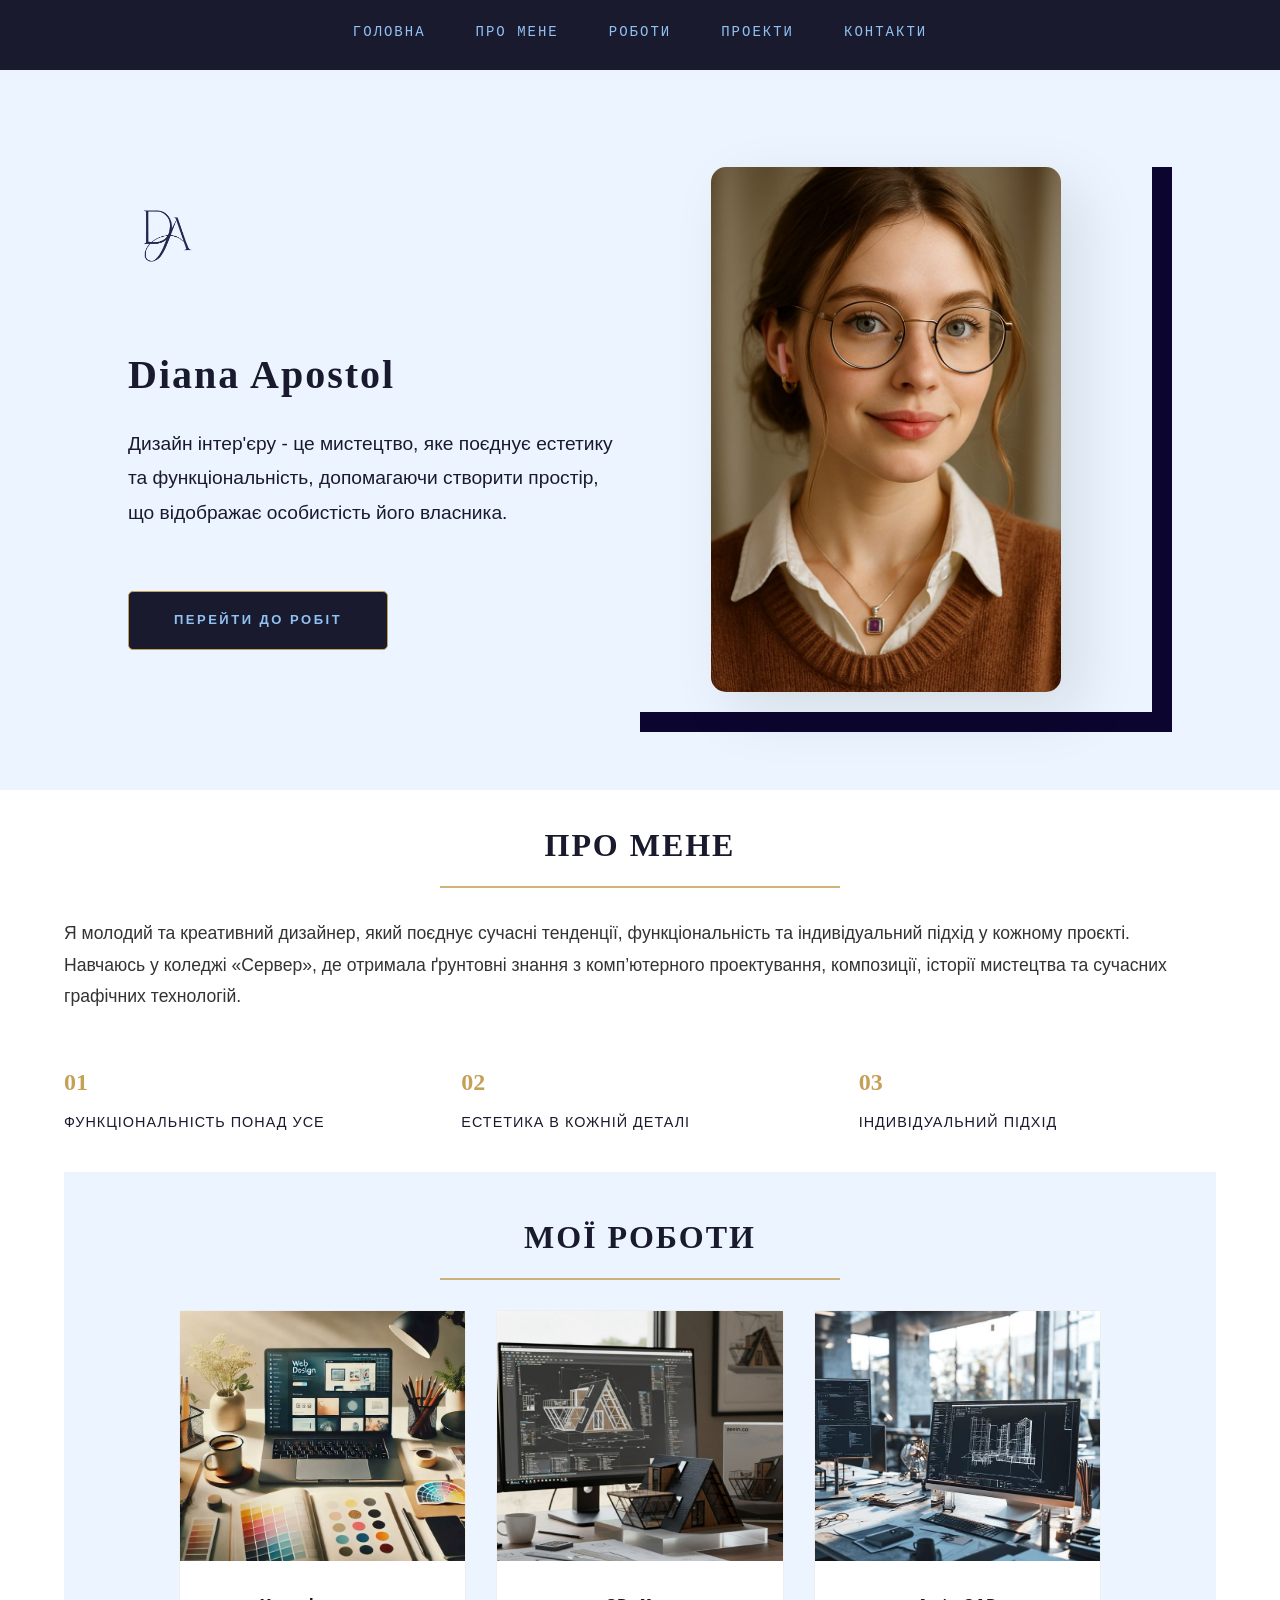
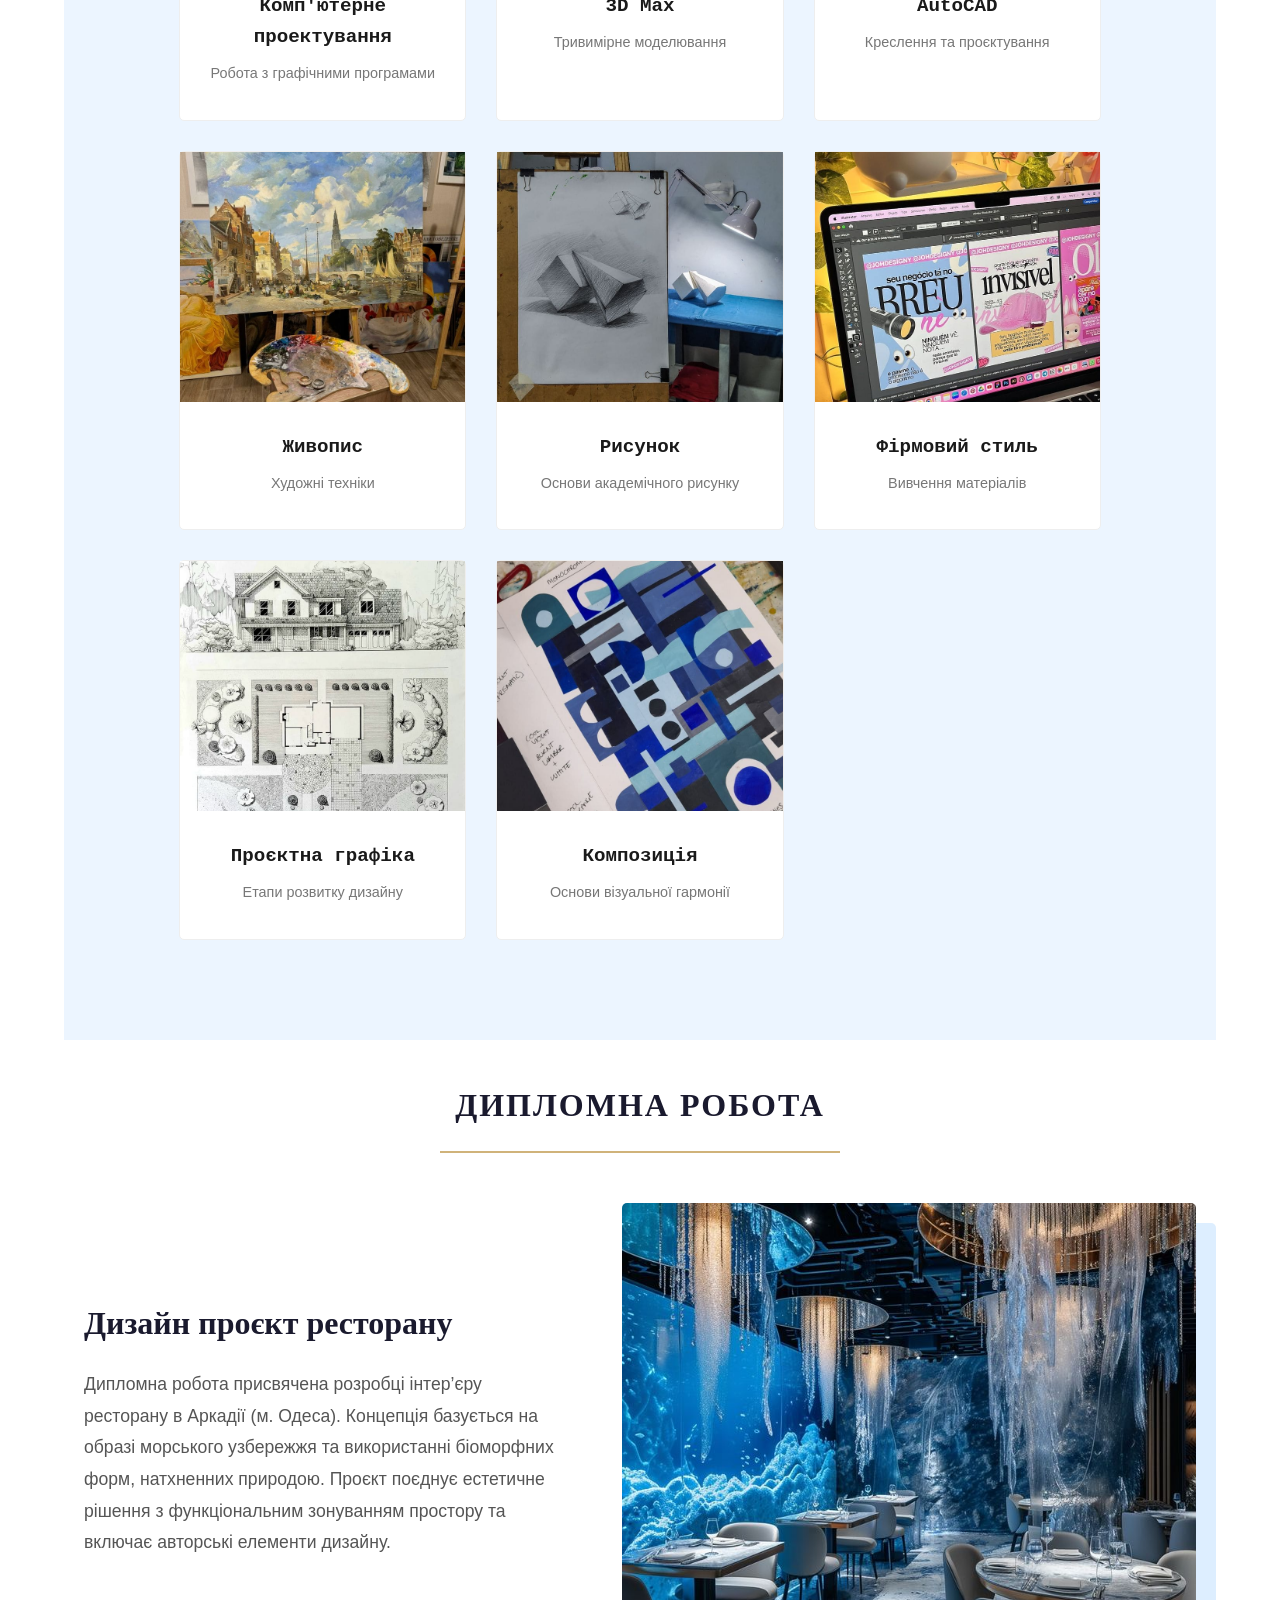
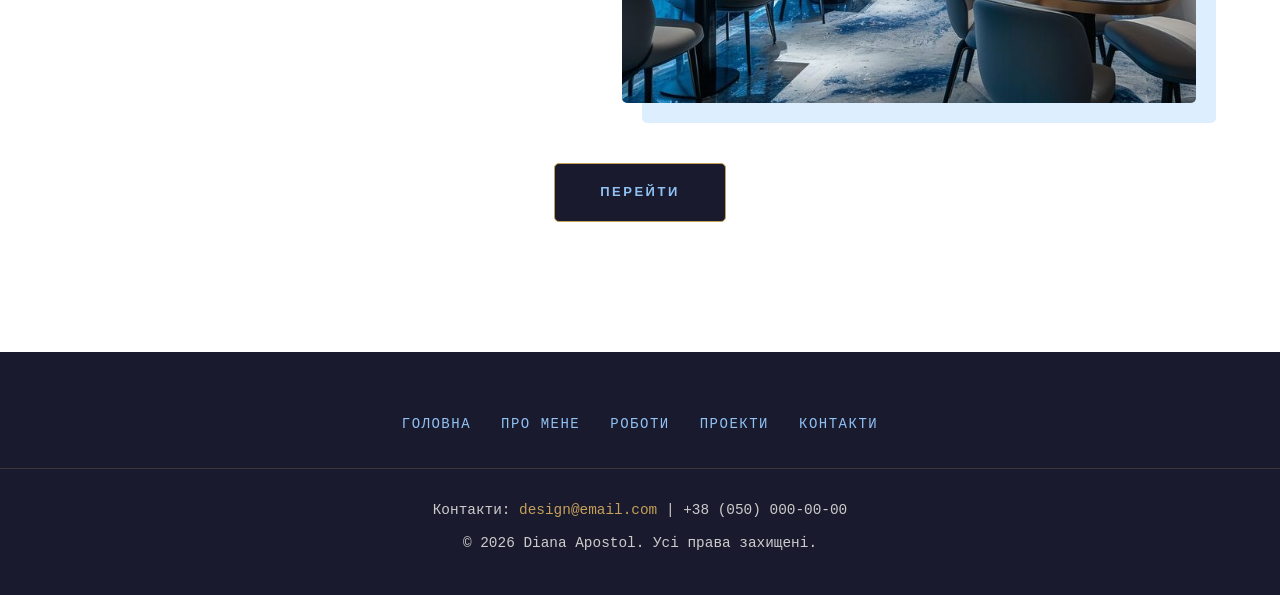
<file: index.html>
<!DOCTYPE html>
<html lang="uk">

<head>
    <meta charset="UTF-8">
    <meta name="viewport" content="width=device-width, initial-scale=1.0">
    <title>Мій сайт — дизайнер</title>
    <link rel="stylesheet" href="style.css">
</head>

<body>

    <!-- ===== Навігація ===== -->
        <ul class="nav-menu">
            <li><a href="#home">Головна</a></li>
            <li><a href="#about">Про мене</a></li>
            <li><a href="#works">Роботи</a></li>
            <li><a href="#projects">Проекти</a></li>
            <li><a href="#contacts">Контакти</a></li>
        </ul>
    </nav>

    <!-- ===== Header ===== -->
    <main><header id="home" class="header">
        <div class="header-text">
            <class="logo"><img src="images/Лого.1 (2).png">
            <h1>Diana Apostol</h1>
            <p class="slogan">Дизайн інтер'єру - це мистецтво, яке поєднує естетику та функціональність, допомагаючи створити простір, що відображає
            особистість його власника. </p>
            <a href="#" class="btn">Перейти до робіт</a>
        </div>

        <div class="header-img">
            <img src="images/Фото.jpg" alt="Дизайнер">
        </div>
    </header>

    <!-- ===== Про мене ===== -->
<section id="about" class="about">
    <div class="about-container">
        <div class="about-text">
            <h1 class="about-h1">Про мене</h1>
            <hr class="h2">
            <p>
                Я молодий та креативний дизайнер, який поєднує сучасні тенденції, функціональність та індивідуальний підхід у кожному проєкті.
                Навчаюсь у коледжі «Сервер», де отримала ґрунтовні знання з комп’ютерного проектування, композиції, історії мистецтва та сучасних графічних технологій.
            </p>

            <!--Тезіси -->
            <div class="about-features">
                <div class="feature">
                    <span>01</span>
                    <p>Функціональність понад усе</p>
                </div>
                <div class="feature">
                    <span>02</span>
                    <p>Естетика в кожній деталі</p>
                </div>
                <div class="feature">
                    <span>03</span>
                    <p>Індивідуальний підхід</p>
                </div>
            </div>
        </div>
    <!-- ===== Мої роботи ===== -->
    <section  id="works" class="works">
        
        <h2 class="m">Мої роботи</h2>
        <hr class="h2">

        <div class="cards">

            <a href="computer-design.html" class="card-c1">
                <img src="images/КП.jpg" alt="">
                <h3>Комп'ютерне проектування</h3>
                <p>Робота з графічними програмами</p>
            </a>

            <a href="3ds_page.html" class="card c2">
                <img src="images/3d Max.Фото картки (1).jpg" alt="">
                <h3>3D Max</h3>
                <p>Тривимірне моделювання</p>
            </a>

            <a href="AutoCad_page.html" class="card c3">
                <img src="images/Autocad.Фото картки (1).jpg" alt="івіві">
                <h3>AutoCAD</h3>
                <p>Креслення та проєктування</p>
            </a>

            <a href="Drawing_page.html" class="card c4">
                <img src="images/Живопис.Фото картки (1).jpg" alt="">
                <h3>Живопис</h3>
                <p>Художні техніки</p>
            </a>

            <a href="Painting_page.html" class="card c5">
                <img src="images/Рисунок.Фото картки (1).jpg" alt="">
                <h3>Рисунок</h3>
                <p>Основи академічного рисунку</p>
            </a>

            <a href="CorporateIdentity_page.html" class="card c6">
                <img src="images/Фірмовий стиль.Фото картки (1).jpg" alt="">
                <h3>Фірмовий стиль</h3>
                <p>Вивчення матеріалів</p>
            </a>

            <a href="ProjectGraphics_page.html" class="card c7">
                <img src="images/Проєктна графіка.Фото картки (1).jpg" alt="">
                <h3>Проєктна графіка</h3>
                <p>Етапи розвитку дизайну</p>
            </a>

            <a href="Composition_page.html" class="card c8">
                <img src="images/Композиція.Фото картки (1).jpg" alt="">
                <h3>Композиція</h3>
                <p>Основи візуальної гармонії</p>
            </a>

        </div>
    </section>

    <!-- ===== Проекти ===== -->
<section id="projects" class="projects">
    <h2>Дипломна робота</h2>
    <hr class="h2">
    <p class="project-title"></p>

    <div class="cards-static">
        <div class="card-plain">
            <h3>Дизайн проєкт ресторану</h3>
            <p>Дипломна робота присвячена розробці інтер’єру ресторану в Аркадії (м. Одеса). Концепція базується на образі морського узбережжя та використанні біоморфних форм, натхненних природою. Проєкт поєднує естетичне рішення з функціональним зонуванням простору та включає авторські елементи дизайну.</p>
        </div>
        
        <div class="card-plain">
            <img src="images/Диплом3.jpg" alt="Фото диплому">
        </div>
    </div>

    <div class="container">
        <a href="diplom.html" class="btn2">Перейти</a>
    </div>
    </section>
</main>    
<footer id="contacts" class="footer">
    <ul class="footer-menu">
        <li><a href="#home">Головна</a></li>
        <li><a href="#about">Про мене</a></li>
        <li><a href="#works">Роботи</a></li>
        <li><a href="#projects">Проекти</a></li>
        <li><a href="#contacts">Контакти</a></li>
    </ul>

    <hr class="footer-line">

    <div class="footer-info">
        <p>Контакти: <a href="mailto:design@email.com">design@email.com</a> | +38 (050) 000-00-00</p>
        <p>© 2026 Diana Apostol. Усі права захищені.</p>
    </div>
</body>

</html>
</file>
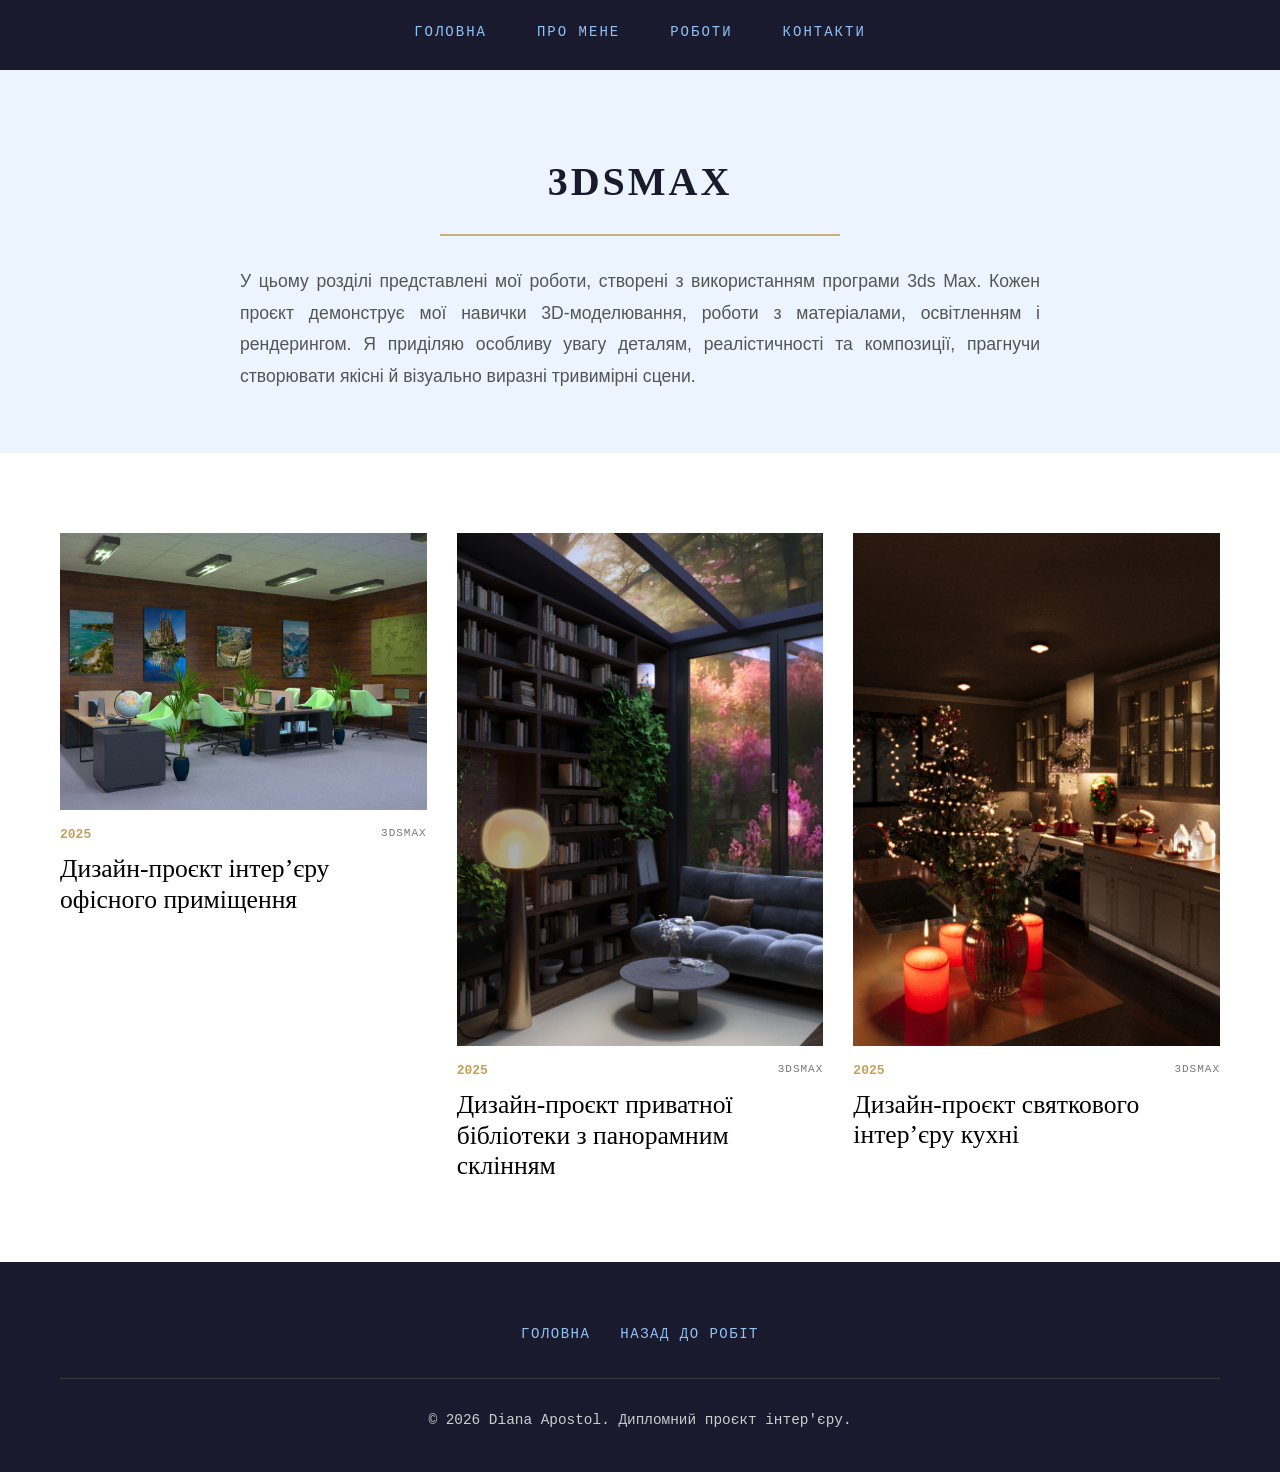
<file: 3ds_page.html>
<!DOCTYPE html>
<html lang="en">
<head>
    <meta charset="UTF-8">
    <meta name="viewport" content="width=device-width, initial-scale=1.0">
    <title>Document</title>
    <link rel="stylesheet" href="style.css">
</head>
<body>
      <!-- Навігація -->
    <nav class="nav-menu">
        <li><a href="index.html">Головна</a></li>
        <li><a href="index.html#about">Про мене</a></li>
        <li><a href="index.html#works">Роботи</a></li>
        <li><a href="#contact">Контакти</a></li>
    </nav>

    <header class="work-page-header">
        <div class="container-mini">
            <h1>3DsMax</h1>
            <hr class="h2">
            <p class="work-description">
               У цьому розділі представлені мої роботи, створені 
               з використанням програми 3ds Max. Кожен проєкт демонструє 
               мої навички 3D-моделювання, роботи з матеріалами, 
               освітленням і рендерингом. Я приділяю особливу увагу 
               деталям, реалістичності та композиції, прагнучи 
               створювати якісні й візуально виразні тривимірні сцени.
            </p>
        </div>
    </header>

<section class="portfolio-section">
    <div class="portfolio-container">
        
        <!-- Сетка работ -->
        <div class="portfolio-grid">
            
<!-- Робота 8 -->
<div class="work-item">
    <a href="#work8" class="work-link">
        <img src="images/3DsMax_3 робота.jpg" alt="Проєкт 8">
    </a>
    <div class="work-info-under">
        <div class="meta">
            <span class="year">2025</span>
            <span class="soft">3DsMax</span>
        </div>
        <h3 class="title">Дизайн-проєкт інтер’єру офісного приміщення</h3>
    </div>
    
    <!-- Модалка для роботы 8-->
    <div id="work8" class="lightbox">
        <a href="#!" class="lightbox-close"></a>
        <div class="lightbox-content">
            <img src="images/3DsMax_3 робота.jpg" alt="Проєкт 8">
            <div class="lightbox-text">
                <a href="#!" class="close-x">&times;</a>
                <h2>Інтер’єр офісу</h2>
                <hr class="h">
                <p class="desc">Візуалізація сучасного робочого простору (open space) з використанням принципів еко-дизайну.<br>
                <b>Техніка:</b> 3D-моделювання та рендеринг інтер’єру з опрацюванням текстур дерева, металу та штучного освітлення.<br>
                <b>Акцент:</b> Контраст між теплими дерев’яними панелями стін та яскравими акцентними кріслами салатового кольору.
</p>
            </div>
        </div>
    </div>
</div>
       
<!-- Робота 9-->
<div class="work-item">
    <a href="#work9" class="work-link">
        <img src="images/3DsMax_4 робота.jpg" alt="Проєкт 9">
    </a>
    <div class="work-info-under">
        <div class="meta">
            <span class="year">2025</span>
            <span class="soft">3DsMax</span>
        </div>
        <h3 class="title">Дизайн-проєкт приватної бібліотеки з панорамним склінням</h3>
    </div>
    
    <!-- Модалка для роботи 9 -->
    <div id="work9" class="lightbox">
        <a href="#!" class="lightbox-close"></a>
        <div class="lightbox-content">
            <img src="images/3DsMax_4 робота.jpg" alt="Проєкт 9">
            <div class="lightbox-text">
                <a href="#!" class="close-x">&times;</a>
                <h2>Інтер'єр бібліотеки</h2>
                <hr class="h">
                <p class="desc">Візуалізація затишної зони відпочинку та читання в сучасному стилі з інтеграцією природного оточення.<br>
                <b>Техніка:</b> Тривимірне моделювання інтер’єру з акцентом на складне комбіноване освітлення (денне крізь скляний дах та вечірнє від торшера).<br>
                <b>Акцент:</b> Контраст між темними дерев’яними стелажами та яскравим квітучим садом за панорамним вікном.</p>
            </div>
        </div>
    </div>
</div>

<!-- Робота 10 -->
<div class="work-item">
    <a href="#work10" class="work-link">
        <img src="images/3DsMax_5 робота.jpg" alt="Проєкт 10">
    </a>
    <div class="work-info-under">
        <div class="meta">
            <span class="year">2025</span>
            <span class="soft">3DsMax</span>
        </div>
        <h3 class="title">Дизайн-проєкт святкового інтер’єру кухні</h3>
    </div>
    
    <!-- Модалка для роботи 10-->
    <div id="work10" class="lightbox">
        <a href="#!" class="lightbox-close"></a>
        <div class="lightbox-content">
            <img src="images/3DsMax_5 робота.jpg" alt="Проєкт 10">
            <div class="lightbox-text">
                <a href="#!" class="close-x">&times;</a>
                <h2> Інтер’єру кухні</h2>
                <hr class="h">
                <p class="desc">3D-візуалізація житлового простору з тематичним новорічним декором та акцентом на вечірнє освітлення.<br>
                <b>Техніка:</b> Робота з джерелами штучного світла (гірлянди, свічки, підсвітка шаф) та налаштування реалістичних відблисків на глянцевих поверхнях.<br>
                <b>Акцент:</b> Тепла кольорова гама з яскравими червоними елементами (свічки, посуд) на фоні стриманих сірих фасадів меблів.</p>
            </div>
        </div>
    </div>
</div>

        </div> <!-- конец сетки -->
    </div>
</section>

      <!--Футер-->
    <footer id="contact"  class="footer">
        <div class="footer-container">
            <ul class="footer-menu">
                <li><a href="index.html">Головна</a></li>
                <li><a href="index.html#works">Назад до робіт</a></li>
            </ul>
            <hr class="footer-line">
            <div class="footer-info">
                <p>© 2026 Diana Apostol. Дипломний проєкт інтер'єру.</p>
            </div>
        </div>
    </footer>

</body>
</html>
</file>
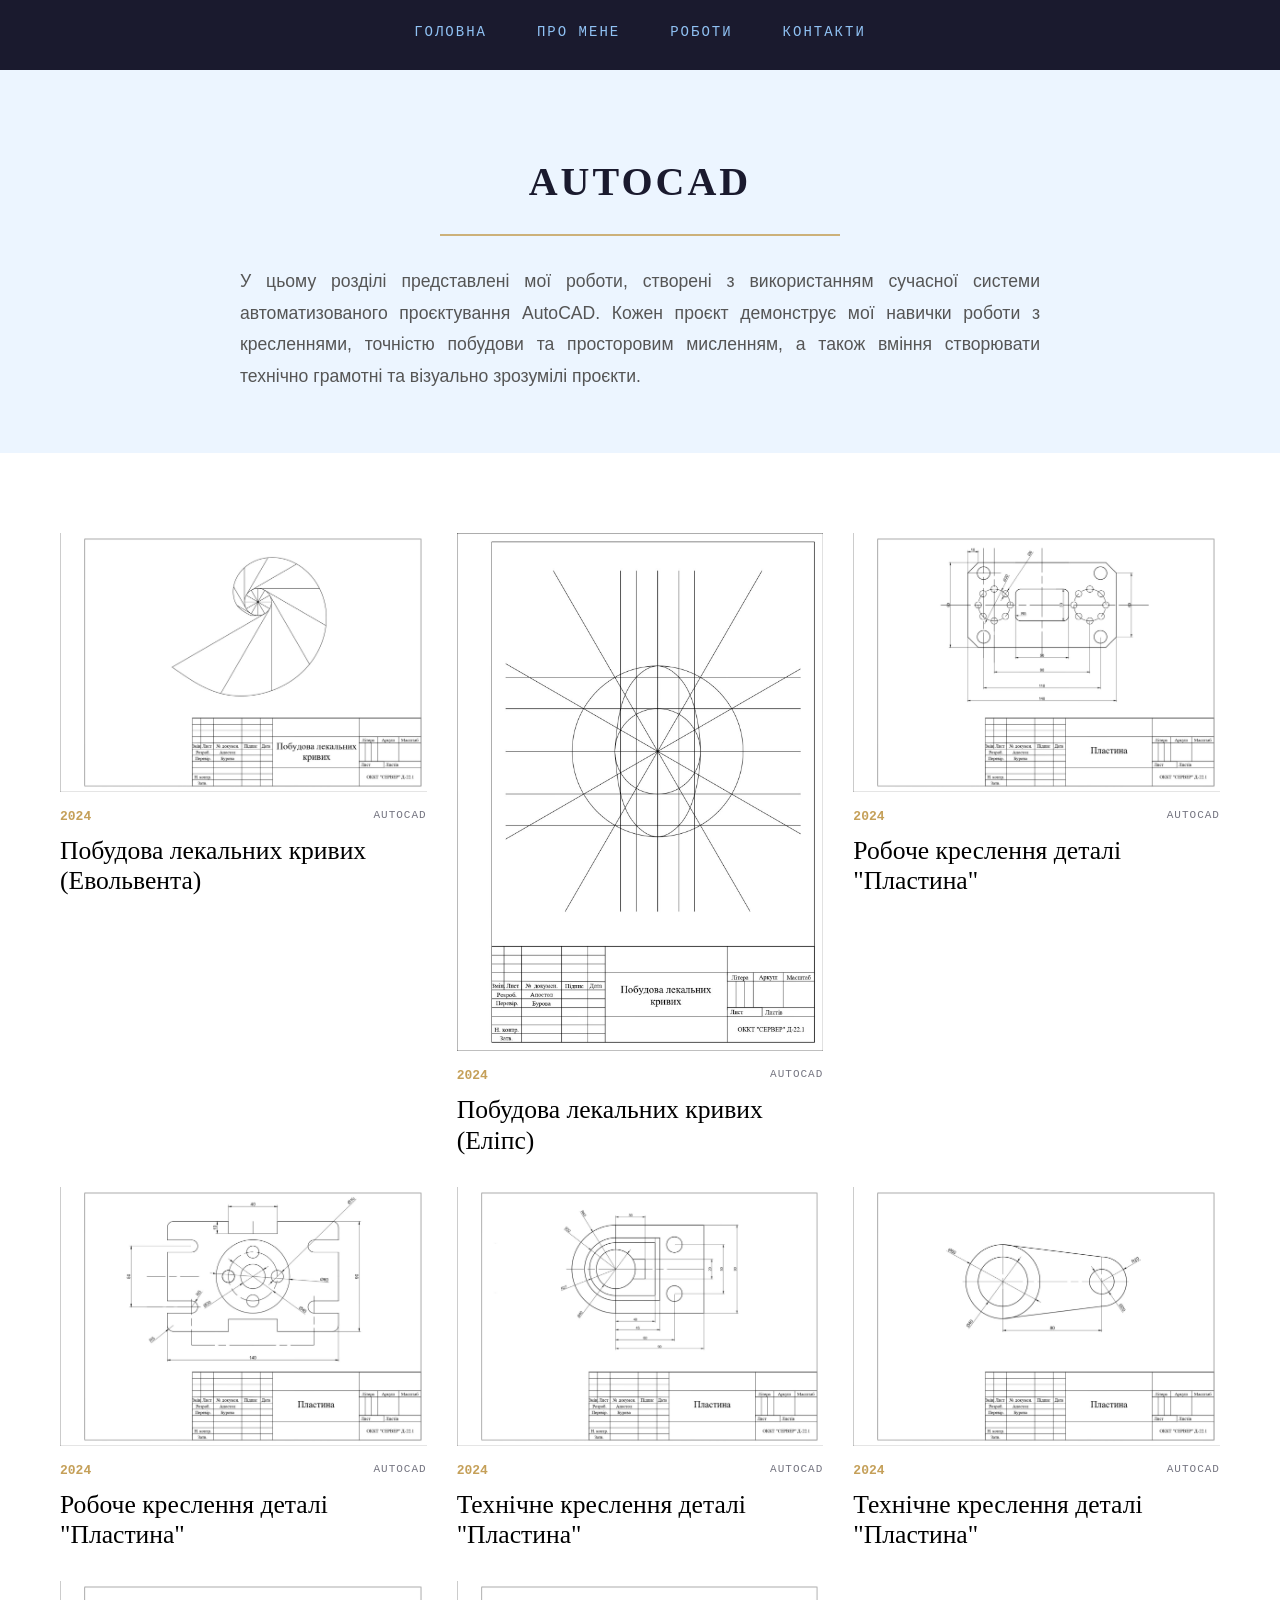
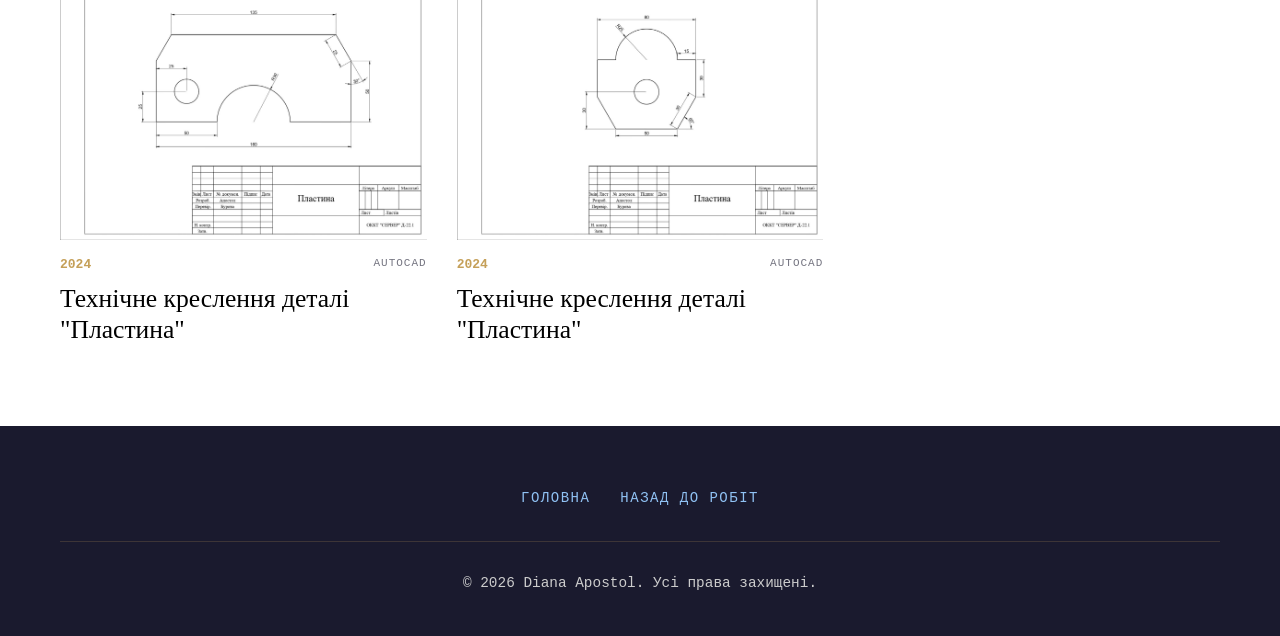
<file: AutoCad_page.html>
<!DOCTYPE html>
<html lang="en">
<head>
    <meta charset="UTF-8">
    <meta name="viewport" content="width=device-width, initial-scale=1.0">
    <title>Document</title>
    <link rel="stylesheet" href="style.css">
</head>
<body>
    <!-- Навігація -->
    <nav class="nav-menu">
        <li><a href="index.html">Головна</a></li>
        <li><a href="index.html#about">Про мене</a></li>
        <li><a href="index.html#works">Роботи</a></li>
        <li><a href="#contact">Контакти</a></li>
    </nav>

    <header class="work-page-header">
        <div class="container-mini">
            <h1>AutoCAD</h1>
            <hr class="h2">
            <p class="work-description">
               У цьому розділі представлені мої роботи, створені з використанням 
               сучасної системи автоматизованого проєктування AutoCAD. Кожен
                проєкт демонструє мої навички роботи з кресленнями, точністю 
                побудови та просторовим мисленням, а також вміння створювати 
                технічно грамотні та візуально зрозумілі проєкти.
            </p>
        </div>
    </header>

<section class="portfolio-section">
    <div class="portfolio-container">
        
        <!-- Сетка работ -->
        <div class="portfolio-grid">
            
            <!-- Робота 11 -->
<div class="work-item">
    <a href="#work11" class="work-link">
        <img src="images/AutoCad_1 робота.jpg" alt="Проєкт 11">
    </a>
    <div class="work-info-under">
        <div class="meta">
            <span class="year">2024</span>
            <span class="soft">AutoCAD</span>
        </div>
        <h3 class="title">Побудова лекальних кривих (Евольвента)</h3>
    </div>
    
    <!-- Модалка для роботи 11 -->
    <div id="work11" class="lightbox">
        <a href="#!" class="lightbox-close"></a>
        <div class="lightbox-content">
            <img src="images/AutoCad_1 робота.jpg" alt="Проєкт 11">
            <div class="lightbox-text">
                <a href="#!" class="close-x">&times;</a>
                <h2>Евольвента</h2>
                <hr class="h">
                <p class="desc">Графічна робота з інженерної графіки, що демонструє метод геометричної побудови складних кривих ліній.<br>
                <b>Техніка:</b> Виконання креслення з використанням допоміжних променів та точок перетину для формування плавної кривої.<br>
                <b>Акцент:</b> Точність геометричних побудов та дотримання стандартів оформлення основного напису (штампу) згідно з ДСТУ.</p>
            </div>
        </div>
    </div>
</div>

            <!-- Робота 12 -->
<div class="work-item">
    <a href="#work12" class="work-link">
        <img src="images/AutoCad_2 робота.jpg" alt="Проєкт 12">
    </a>
    <div class="work-info-under">
        <div class="meta">
            <span class="year">2024</span>
            <span class="soft">AutoCAD</span>
        </div>
        <h3 class="title">Побудова лекальних кривих (Еліпс)</h3>
    </div>
    
    <!-- Модалка для роботи 12 -->
    <div id="work12" class="lightbox">
        <a href="#!" class="lightbox-close"></a>
        <div class="lightbox-content">
            <img src="images/AutoCad_2 робота.jpg" alt="Проєкт 12">
            <div class="lightbox-text">
                <a href="#!" class="close-x">&times;</a>
                <h2>Еліпс</h2>
                <hr class="h">
                <p class="desc">Графічне креслення, що ілюструє метод побудови замкненої кривої за допомогою концентричних кіл.<br>
                <b>Техніка:</b> Поділ основного та допоміжного кіл на рівні сектори з подальшим проектуванням точок перетину.<br>
                <b>Акцент:</b> Чіткість ліній побудови та дотримання геометричних пропорцій осей еліпса.</p>
            </div>
        </div>
    </div>
</div>

                   <!-- Робота 13 -->
<div class="work-item">
    <a href="#work13" class="work-link">
        <img src="images/AutoCad_3 робота.jpg" alt="Проєкт 13">
    </a>
    <div class="work-info-under">
        <div class="meta">
            <span class="year">2024</span>
            <span class="soft">AutoCAD</span>
        </div>
        <h3 class="title">Робоче креслення деталі "Пластина"</h3>
    </div>
    
    <!-- Модалка для роботи 13 -->
    <div id="work13" class="lightbox">
        <a href="#!" class="lightbox-close"></a>
        <div class="lightbox-content">
            <img src="images/AutoCad_3 робота.jpg" alt="Проєкт 13">
            <div class="lightbox-text">
                <a href="#!" class="close-x">&times;</a>
                <h2>Пластина</h2>
                <hr class="h">
                <p class="desc">Технічне креслення плоскої деталі зі складним контуром та системою отворів, виконане в САПР.<br>
                <b>Техніка:</b> Використання інструментів геометричної побудови для створення симетричного контуру, спряжень (R5) та кругових масивів отворів.<br>
                <b>Акцент:</b> Точне нанесення розмірних ліній, позначень діаметрів (Ø30, Ø6) та радіусів згідно зі стандартами ДСТУ/ГОСТ.</p>
            </div>
        </div>
    </div>
</div>

            <!-- Робота 14-->
<div class="work-item">
    <a href="#work14" class="work-link">
        <img src="images/AutoCad_4 робота.jpg" alt="Проєкт 14">
    </a>
    <div class="work-info-under">
        <div class="meta">
            <span class="year">2024</span>
            <span class="soft">AutoCAD</span>
        </div>
        <h3 class="title">Робоче креслення деталі "Пластина"</h3>
    </div>
    
    <!-- Модалка для работы 14 -->
    <div id="work14" class="lightbox">
        <a href="#!" class="lightbox-close"></a>
        <div class="lightbox-content">
            <img src="images/AutoCad_4 робота.jpg" alt="Проєкт 14">
            <div class="lightbox-text">
                <a href="#!" class="close-x">&times;</a>
                <h2>Пластина</h2>
                <hr class="h">
                <p class="desc">Технічне креслення плоскої деталі зі складним контуром та системою отворів, виконане в САПР.<br>
                <b>Техніка:</b> Використання інструментів геометричної побудови для створення симетричного контуру, спряжень (R5) та кругових масивів отворів.<br>
                <b>Акцент:</b> Точне нанесення розмірних ліній, позначень діаметрів (Ø30, Ø6) та радіусів згідно зі стандартами ДСТУ/ГОСТ.</p>
            </div>
        </div>
    </div>
</div>

            <!-- Робота 15 -->
<div class="work-item">
    <a href="#work15" class="work-link">
        <img src="images/AutoCad_5 робота.jpg" alt="Проєкт 15">
    </a>
    <div class="work-info-under">
        <div class="meta">
            <span class="year">2024</span>
            <span class="soft">AutoCAD</span>
        </div>
        <h3 class="title">Технічне креслення деталі "Пластина"</h3>
    </div>
    
    <!-- Модалка для роботи 15 -->
    <div id="work15" class="lightbox">
        <a href="#!" class="lightbox-close"></a>
        <div class="lightbox-content">
            <img src="images/AutoCad_5 робота.jpg" alt="Проєкт 15">
            <div class="lightbox-text">
                <a href="#!" class="close-x">&times;</a>
                <h2>Пластина</h2>
                <hr class="h">
                <p class="desc">Робоче креслення плоскої деталі складної конфігурації з поєднанням прямолінійних та дугових елементів.<br>
                <b>Техніка:</b> Виконання креслення у САПР з використанням побудови концентричних дуг (R27, R32, R45) та точного позиціонування наскрізних отворів.<br>
                <b>Акцент:</b> Чітке нанесення виносних та розмірних ліній для визначення габаритів деталі та міжосьових відстаней.</p>
            </div>
        </div>
    </div>
</div>

            <!-- РАБОТА 16 (Обычная) -->
<div class="work-item">
    <a href="#work16" class="work-link">
        <img src="images/AutoCad_6 робота.jpg" alt="Проєкт 16">
    </a>
    <div class="work-info-under">
        <div class="meta">
            <span class="year">2024</span>
            <span class="soft">AutoCAD</span>
        </div>
        <h3 class="title">Технічне креслення деталі "Пластина"</h3>
    </div>
    
    <!-- Модалка для работы 16 -->
    <div id="work16" class="lightbox">
        <a href="#!" class="lightbox-close"></a>
        <div class="lightbox-content">
            <img src="images/AutoCad_6 робота.jpg" alt="Проєкт 16">
            <div class="lightbox-text">
                <a href="#!" class="close-x">&times;</a>
                <h2>Пластина</h2>
                <hr class="h">
                <p class="desc">Робоче креслення плоскої деталі складної конфігурації з поєднанням прямолінійних та дугових елементів.<br>
                <b>Техніка:</b> Виконання креслення у САПР з використанням побудови концентричних дуг (R27, R32, R45) та точного позиціонування наскрізних отворів.<br>
                <b>Акцент:</b> Чітке нанесення виносних та розмірних ліній для визначення габаритів деталі та міжосьових відстаней.</p>
            </div>
        </div>
    </div>
</div>

            <!-- Робота 17 -->
<div class="work-item">
    <a href="#work17" class="work-link">
        <img src="images/AutoCad_7 робота.jpg" alt="Проєкт 17">
    </a>
    <div class="work-info-under">
        <div class="meta">
            <span class="year">2024</span>
            <span class="soft">AutoCAD</span>
        </div>
        <h3 class="title">Технічне креслення деталі "Пластина"</h3>
    </div>
    
    <!-- Модалка для работи 17 -->
    <div id="work17" class="lightbox">
        <a href="#!" class="lightbox-close"></a>
        <div class="lightbox-content">
            <img src="images/AutoCad_7 робота.jpg" alt="Проєкт 17">
            <div class="lightbox-text">
                <a href="#!" class="close-x">&times;</a>
                <h2>Пластина</h2>
                <hr class="h">
                <p class="desc">Графічне креслення плоскої деталі, що складається з двох основних циліндричних елементів, з’єднаних спільними дотичними.<br>
                <b>Техніка:</b> Побудова геометричних спряжень між колами різних діаметрів (
                D=60, D=40, R=20) та нанесення лінійних розмірів (міжосьова відстань 80 мм).<br>
                <b>Акцент:</b> Чітке розмежування контурних та осьових ліній, а також правильне позначення діаметрів та радіусів.</p>
            </div>
        </div>
    </div>
</div>

        <!-- РАБОТА 18 (Обычная) -->
<div class="work-item">
    <a href="#work18" class="work-link">
        <img src="images/AutoCad_8 робота.jpg" alt="Проєкт 18">
    </a>
    <div class="work-info-under">
        <div class="meta">
            <span class="year">2024</span>
            <span class="soft">AutoCAD</span>
        </div>
        <h3 class="title">Технічне креслення деталі "Пластина"</h3>
    </div>
    
    <!-- Модалка для работы 18 -->
    <div id="work18" class="lightbox">
        <a href="#!" class="lightbox-close"></a>
        <div class="lightbox-content">
            <img src="images/AutoCad_8 робота.jpg" alt="Проєкт 18">
            <div class="lightbox-text">
                <a href="#!" class="close-x">&times;</a>
                <h2>Пластина</h2>
                <hr class="h">
                <p class="desc">
                Робоче креслення симетричної деталі з використанням кутових та радіальних елементів побудови.<br>
                <b>Техніка:</b> Робота з лінійними розмірами (50, 80, 15, 30 мм) та побудова похилих граней під кутом 60 за допомогою кутового інструменту САПР.<br>
                <b>Акцент:</b> Поєднання прямолінійного контуру з верхнім радіальним спряженням (
                R25) та центральним круговим отвором.
                </p>
            </div>
        </div>
    </div>
</div>

        </div> <!-- конец сетки -->
    </div>
</section>

    <!--Футер-->
    <footer id="contact"  class="footer">
        <div class="footer-container">
            <ul class="footer-menu">
                <li><a href="index.html">Головна</a></li>
                <li><a href="index.html#works">Назад до робіт</a></li>
            </ul>
            <hr class="footer-line">
            <div class="footer-info">
                <p>© 2026 Diana Apostol. Усі права захищені.</p>
            </div>
        </div>
    </footer>

</body>
</html>
</file>
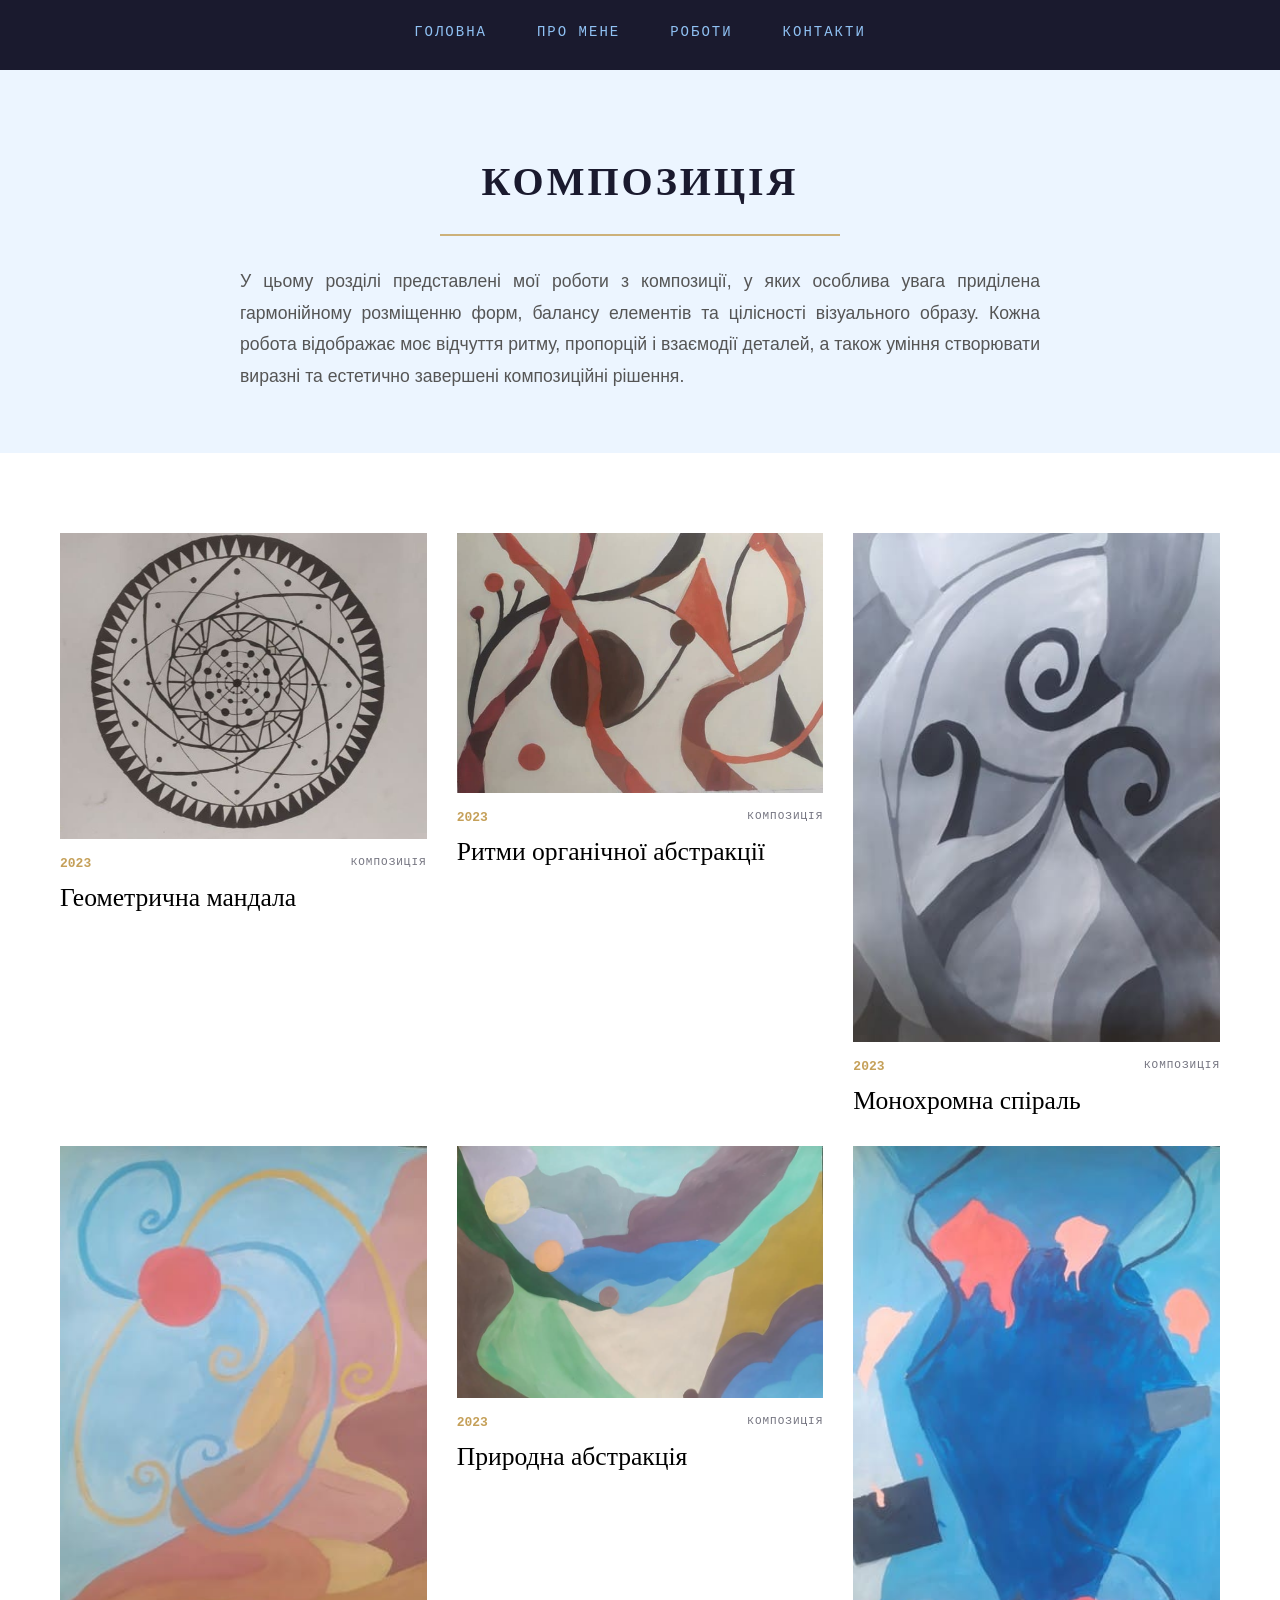
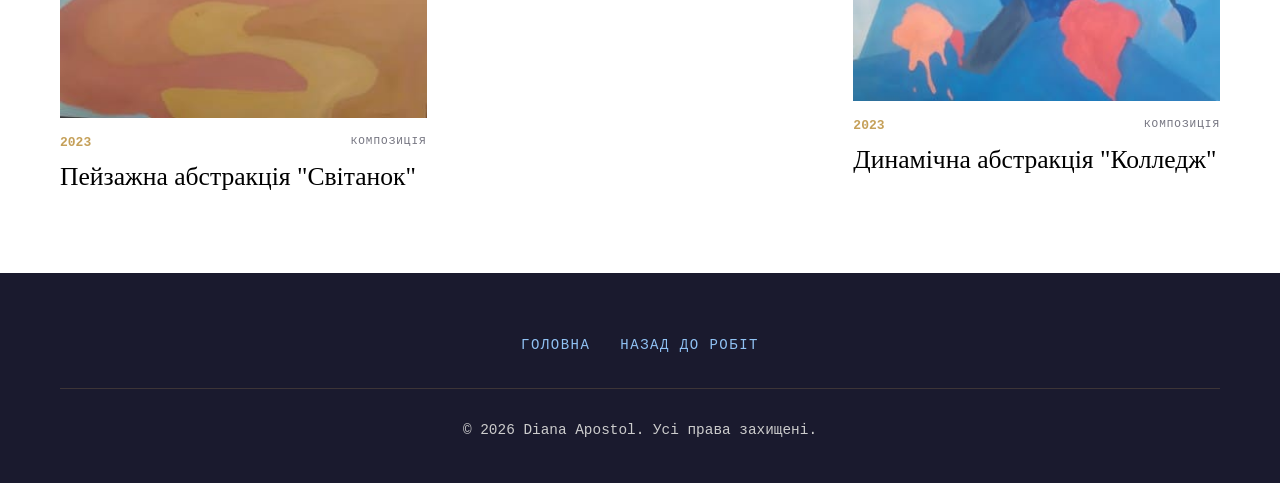
<file: Composition_page.html>
<!DOCTYPE html>
<html lang="en">
<head>
    <meta charset="UTF-8">
    <meta name="viewport" content="width=device-width, initial-scale=1.0">
    <title>Document</title>
    <link rel="stylesheet" href="style.css">
</head>
<body>
    
    <!-- Навігація -->
    <nav class="nav-menu">
        <li><a href="index.html">Головна</a></li>
        <li><a href="index.html#about">Про мене</a></li>
        <li><a href="index.html#works">Роботи</a></li>
        <li><a href="#contact">Контакти</a></li>
    </nav>

    <header class="work-page-header">
        <div class="container-mini">
            <h1>Композиція</h1>
            <hr class="h2">
            <p class="work-description">
               У цьому розділі представлені мої роботи з композиції, у яких особлива 
               увага приділена гармонійному розміщенню форм, балансу елементів та цілісності візуального образу. Кожна робота 
               відображає моє відчуття ритму, пропорцій і взаємодії деталей, а також уміння створювати виразні 
               та естетично завершені композиційні рішення.
            </p>
        </div>
    </header>

<section class="portfolio-section">
    <div class="portfolio-container">
        
        <!-- Сетка работ -->
        <div class="portfolio-grid">
            
            <!-- Робота 33 -->
<div class="work-item">
    <a href="#work33" class="work-link">
        <img src="images/Композиція_1 робота.jpg" alt="Проєкт 33">
    </a>
    <div class="work-info-under">
        <div class="meta">
            <span class="year">2023</span>
            <span class="soft">Композиція</span>
        </div>
        <h3 class="title">Геометрична мандала</h3>
    </div>
    
    <!-- Модалка для роботи 33 -->
    <div id="work33" class="lightbox">
        <a href="#!" class="lightbox-close"></a>
        <div class="lightbox-content">
            <img src="images/Композиція_1 робота.jpg" alt="Проєкт 33">
            <div class="lightbox-text">
                <a href="#!" class="close-x">&times;</a>
                <h2>Геометрична мандала</h2>
                <hr class="h">
                <p class="desc">Центрична графічна композиція, побудована на основі математичних пропорцій та радіальної симетрії.<br>
                <b>Техніка:</b> Лінійна графіка з використанням циркуля та лінійки для створення точного геометричного каркаса.<br>
                <b>Акцент:</b> Ритмічне повторення трикутних елементів по зовнішньому колу та динамічні дугові лінії, що створюють ефект обертання.</p>
            </div>
        </div>
    </div>
</div>

       <!-- Робота 34 -->
<div class="work-item">
    <a href="#work34" class="work-link">
        <img src="images/Композиція_2 робота.jpg" alt="Проєкт 34">
    </a>
    <div class="work-info-under">
        <div class="meta">
            <span class="year">2023</span>
            <span class="soft">Композиція</span>
        </div>
        <h3 class="title">Ритми органічної абстракції</h3>
    </div>
    
    <!-- Модалка для роботи 34-->
    <div id="work34" class="lightbox">
        <a href="#!" class="lightbox-close"></a>
        <div class="lightbox-content">
            <img src="images/Композиція_2 робота.jpg" alt="Проєкт 34">
            <div class="lightbox-text">
                <a href="#!" class="close-x">&times;</a>
                <h2>Ритми органічної абстракції</h2>
                <hr class="h">
                <p class="desc">Абстрактна площинна композиція, що базується на поєднанні плавних ліній та лаконічних геометричних фігур.<br>
                <b>Техніка:</b> Робота з локальними кольоровими плямами та чіткими контурами, що нагадує аплікацію або колаж.<br>
                <b>Акцент:</b> Динаміка вигнутих ліній та тепла земляна палітра (коричневий, теракотовий, помаранчевий), що контрастує зі світлим тлом.</p>
            </div>
        </div>
    </div>
</div>       <!-- Робота 35 -->
<div class="work-item">
    <a href="#work35" class="work-link">
        <img src="images/Композиція_3 робота.jpg" alt="Проєкт 35">
    </a>
    <div class="work-info-under">
        <div class="meta">
            <span class="year">2023</span>
            <span class="soft">Композиція</span>
        </div>
        <h3 class="title">Монохромна спіраль</h3>
    </div>
    
    <!-- Модалка для роботи 35 -->
    <div id="work35" class="lightbox">
        <a href="#!" class="lightbox-close"></a>
        <div class="lightbox-content">
            <img src="images/Композиція_3 робота.jpg" alt="Проєкт 35">
            <div class="lightbox-text">
                <a href="#!" class="close-x">&times;</a>
                <h2>Монохромна спіраль</h2>
                <hr class="h">
                <p class="desc">Абстрактна декоративна композиція, побудована на динаміці плавних ліній та тональних контрастах.<br>
                <b>Техніка:</b> Використання гризайлі (робота в одному кольорі) з плавними градієнтними переходами від світло-сірого до глибокого чорного.<br>
                <b>Акцент:</b> Центральні спіралеподібні елементи, що створюють відчуття руху та ритму в просторі.</p>
            </div>
        </div>
    </div>
</div>       <!-- Робота 36 -->
<div class="work-item">
    <a href="#work36" class="work-link">
        <img src="images/Композиція_4 робота.jpg" alt="Проєкт 36">
    </a>
    <div class="work-info-under">
        <div class="meta">
            <span class="year">2023</span>
            <span class="soft">Композиція</span>
        </div>
        <h3 class="title">Пейзажна абстракція "Світанок"</h3>
    </div>
    
    <!-- Модалка для роботи 36 -->
    <div id="work36" class="lightbox">
        <a href="#!" class="lightbox-close"></a>
        <div class="lightbox-content">
            <img src="images/Композиція_4 робота.jpg" alt="Проєкт 36">
            <div class="lightbox-text">
                <a href="#!" class="close-x">&times;</a>
                <h2>Пейзажна абстракція "Світанок"</h2>
                <hr class="h">
                <p class="desc">Стилізована декоративна композиція, що поєднує м'які природні форми та динамічні графічні лінії.<br>
                <b>Техніка:</b> Робота з локальними кольоровими плямами та нашаруванням лінійних елементів (спіралей).<br>
                <b>Акцент:</b> Контраст між теплими вохристими відтінками нижньої частини та холодним блакитним фоном із акцентним червоним колом.</p>
            </div>
        </div>
    </div>
</div>       <!-- Робота 37 -->
<div class="work-item">
    <a href="#work38" class="work-link">
        <img src="images/Композиція_5 робота.jpg" alt="Проєкт 37">
    </a>
    <div class="work-info-under">
        <div class="meta">
            <span class="year">2023</span>
            <span class="soft">Композиція</span>
        </div>
        <h3 class="title">Природна абстракція</h3>
    </div>
    
    <!-- Модалка для роботи 37 -->
    <div id="work38" class="lightbox">
        <a href="#!" class="lightbox-close"></a>
        <div class="lightbox-content">
            <img src="images/Композиція_5 робота.jpg" alt="Проєкт 37">
            <div class="lightbox-text">
                <a href="#!" class="close-x">&times;</a>
                <h2>Природна абстракція</h2>
                <hr class="h">
                <p class="desc">Декоративна площинна композиція, побудована на спрощенні та стилізації ландшафтних форм.<br>
                <b>Техніка:</b>Робота гуашшю або акрилом з використанням локальних колірних плям та м'яких контурів.<br>
                <b>Акцент:</b> Поєднання органічних хвилястих ліній із чіткими колами на фоні пастельної палітри.</p>
            </div>
        </div>
    </div>
</div>       <!-- Робота 38 -->
<div class="work-item">
    <a href="#work39" class="work-link">
        <img src="images/Композиція_6 робота.jpg" alt="Проєкт 38">
    </a>
    <div class="work-info-under">
        <div class="meta">
            <span class="year">2023</span>
            <span class="soft">Композиція</span>
        </div>
        <h3 class="title">Динамічна абстракція "Колледж"</h3>
    </div>
    
    <!-- Модалка для роботи 38 -->
    <div id="work39" class="lightbox">
        <a href="#!" class="lightbox-close"></a>
        <div class="lightbox-content">
            <img src="images/Композиція_6 робота.jpg" alt="Проєкт 38">
            <div class="lightbox-text">
                <a href="#!" class="close-x">&times;</a>
                <h2>Динамічна абстракція "Колледж"</h2>
                <hr class="h">
                <p class="desc">Експресивна декоративна композиція, побудована на грі насичених кольорових плям та вільних ліній.<br>
                <b>Техніка:</b> Живопис гуашшю з використанням локальних заливок та графічних елементів (ліній), що імітують рух.<br>
                <b>Акцент:</b> Контраст між масивним центральним об'єктом глибокого синього кольору та яскравими кораловими «сплесками».</p>
            </div>
        </div>
    </div>
</div>

        </div> <!-- конец сетки -->
    </div>
</section>

   <!--Футер-->
    <footer id="contact"  class="footer">
        <div class="footer-container">
            <ul class="footer-menu">
                <li><a href="index.html">Головна</a></li>
                <li><a href="index.html#works">Назад до робіт</a></li>
            </ul>
            <hr class="footer-line">
            <div class="footer-info">
                <p>© 2026 Diana Apostol. Усі права захищені.</p>
            </div>
        </div>
    </footer>
    
</body>
</html>
</file>
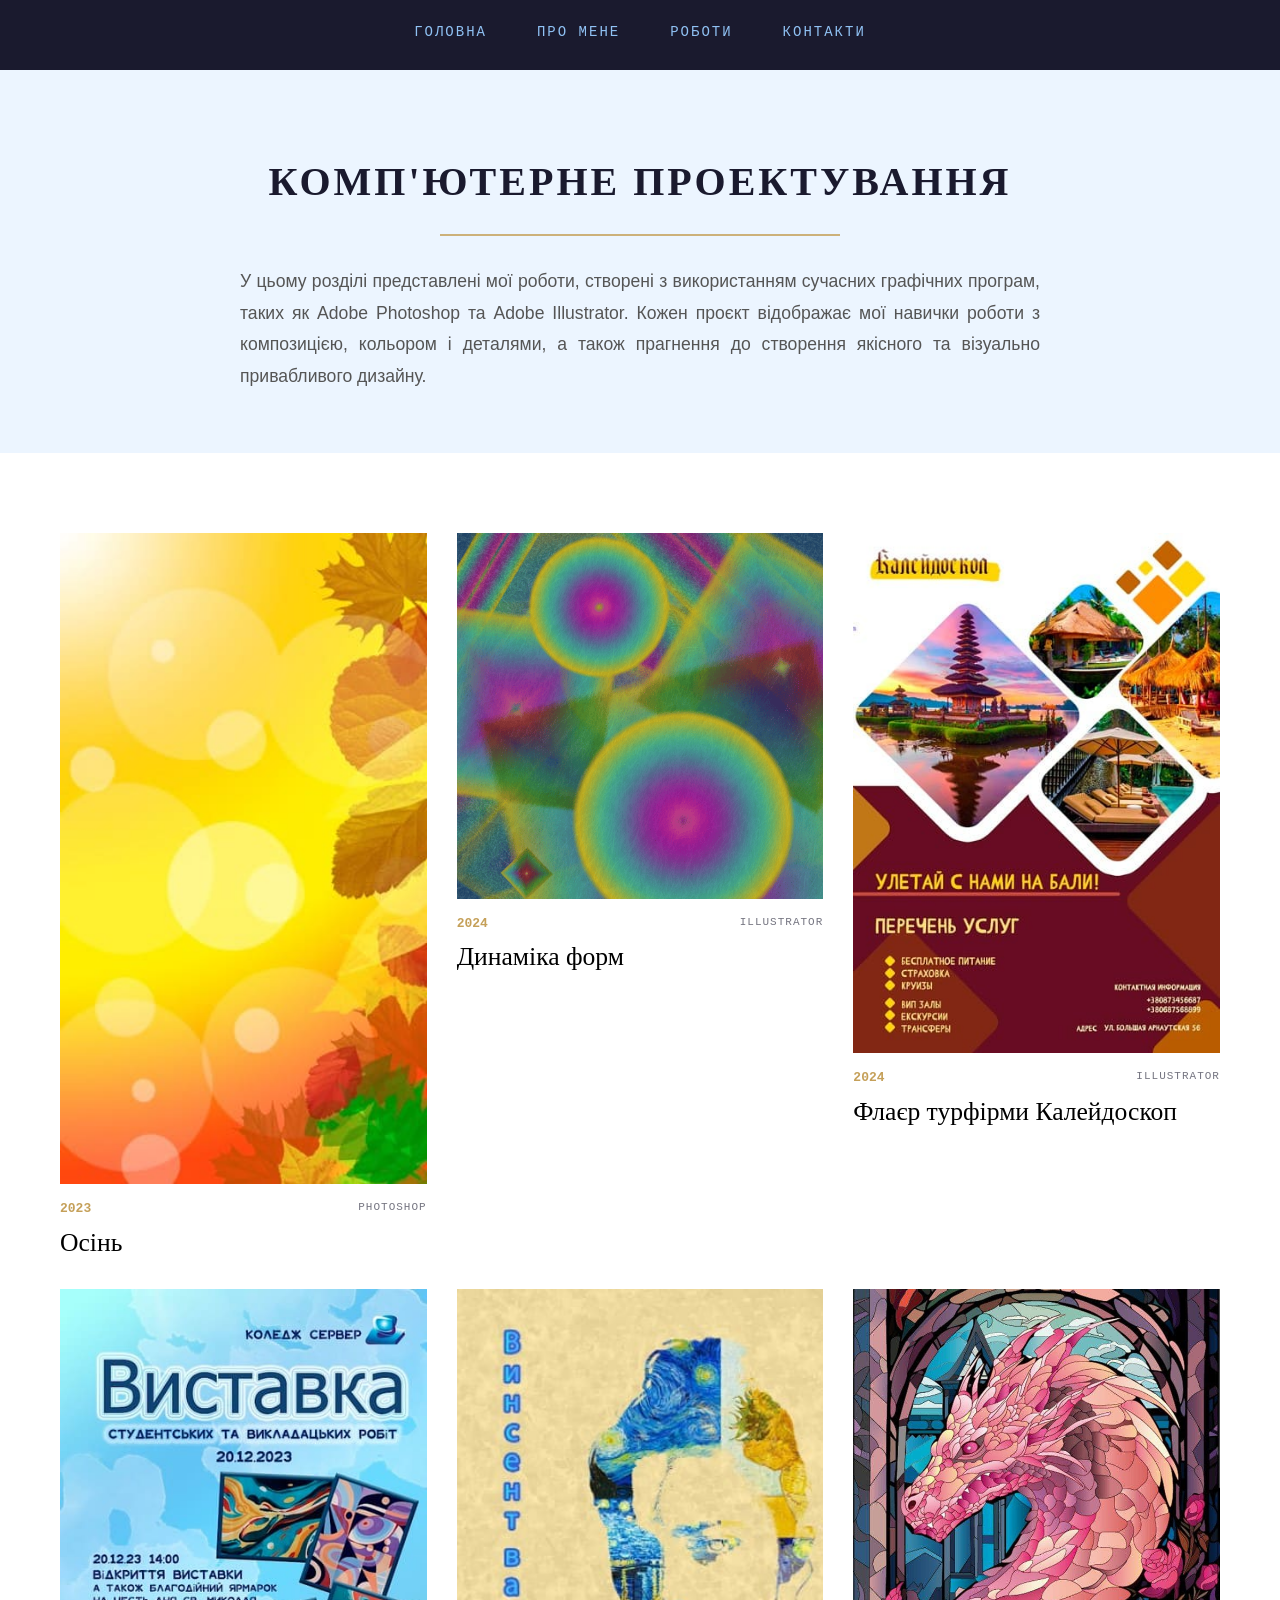
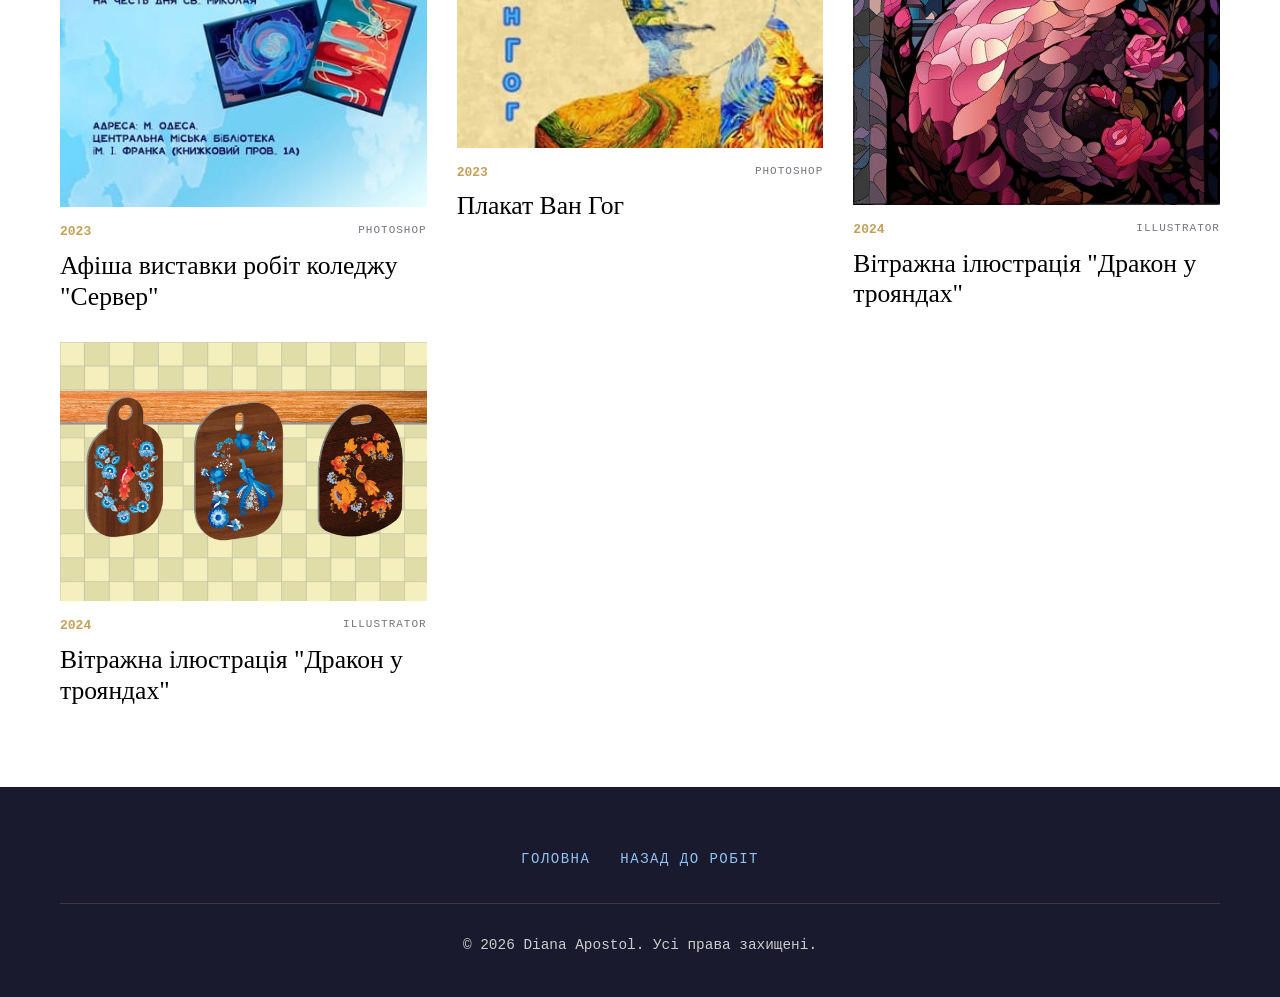
<file: computer-design.html>
<!DOCTYPE html>
<html lang="en">
<head>
    <meta charset="UTF-8">
    <meta name="viewport" content="width=device-width, initial-scale=1.0">
    <title>Document</title>
    <link rel="stylesheet" href="style.css">
</head>
<body>
    <!-- Навігація -->
    <nav class="nav-menu">
        <li><a href="index.html">Головна</a></li>
        <li><a href="index.html#about">Про мене</a></li>
        <li><a href="index.html#works">Роботи</a></li>
        <li><a href="#contact">Контакти</a></li>
    </nav>

    <header class="work-page-header">
        <div class="container-mini">
            <h1>Комп'ютерне проектування</h1>
            <hr class="h2">
            <p class="work-description">
               У цьому розділі представлені мої роботи, створені з використанням 
               сучасних графічних програм, таких як Adobe Photoshop та Adobe Illustrator. 
               Кожен проєкт відображає мої навички роботи з композицією, кольором і деталями, 
               а також прагнення до створення якісного та візуально привабливого дизайну.
            </p>
        </div>
    </header>

<section class="portfolio-section">
    <div class="portfolio-container">
        
        <!-- Сетка работ -->
        <div class="portfolio-grid">
            
            <!-- РАБОТА 1 (Обычная) -->
<div class="work-item">
    <a href="#work1" class="work-link">
        <img src="images/КП_2 робота.jpg" alt="Проєкт 1">
    </a>
    <div class="work-info-under">
        <div class="meta">
            <span class="year">2023</span>
            <span class="soft">Photoshop</span>
        </div>
        <h3 class="title">Осінь</h3>
    </div>
    
    <!-- Модалльне вікно 1 -->
    <div id="work1" class="lightbox">
        <a href="#!" class="lightbox-close"></a>
        <div class="lightbox-content">
            <img src="images/КП_2 робота.jpg" alt="Проєкт 1">
            <div class="lightbox-text">
                <a href="#!" class="close-x">&times;</a>
                <h2>Осінь</h2>
                <hr class="h">
                <p class="desc">Декоративна вертикальна композиція, що поєднує природні текстури та геометричні ефекти світла.<br>
                <b>Техніка:</b> Багатошарове накладання векторних силуетів листя з використанням ефекту "боке" (світлових кіл).<br>
                <b>Акцент:</b> Тепла градієнтна розтяжка від яскраво-жовтого до глибокого теракотового кольору.
            </div>
        </div>
    </div>
</div>

<!-- Робота 2 -->
<div class="work-item"> 
    <a href="#work2" class="work-link"> 
        <img src="images/КП_1 робота.png" alt="Проєкт 2">
    </a>
    <div class="work-info-under">
        <div class="meta">
            <span class="year">2024</span>
            <span class="soft">Illustrator</span>
        </div>
        <h3 class="title">Динаміка форм</h3>
    </div>

    <!-- Модальное вікно 2  -->
    <div id="work2" class="lightbox">
        <a href="#!" class="lightbox-close"></a>
        <div class="lightbox-content">
            <img src="images/КП_1 робота.png" alt="Проєкт 2">
            <div class="lightbox-text">
                <a href="#!" class="close-x">&times;</a>
                <h2>Динаміка форм</h2>
                <hr class="h">
                <p class="desc">Абстрактна композиція, що досліджує взаємодію геометричних форм та градієнтів.<br>
                <b>Техніка:</b> Використання радіальних переходів кольору та ефекту «зернистості».<br>
                <b>Акцент:</b> Контраст між м'якими сферами та чіткими гранями полігонів.
            </div>
        </div>
    </div>
</div>

            <!-- Робота 3 -->
<div class="work-item">
    <a href="#work3" class="work-link">
        <img src="images/КП_3 робота.jpg" alt="Проєкт 3">
    </a>
    <div class="work-info-under">
        <div class="meta">
            <span class="year">2024</span>
            <span class="soft">Illustrator</span>
        </div>
        <h3 class="title">Флаєр турфірми Калейдоскоп</h3>
    </div>
    
    <!-- Модалка для работи 3 -->
    <div id="work3" class="lightbox">
        <a href="#!" class="lightbox-close"></a>
        <div class="lightbox-content">
            <img src="images/КП_3 робота.jpg" alt="Проєкт 3">
            <div class="lightbox-text">
                <a href="#!" class="close-x">&times;</a>
                <h2>Калейдоскоп</h2>
                <hr class="h">
                <p class="desc">Рекламна поліграфічна продукція (флаєр) для туристичної агенції, виконана в сучасному модульному стилі.<br>
                <b>Техніка:</b> Використання ромбоподібних масок для зображень та створення чіткої інформаційної ієрархії.<br>
                <b>Акцент:</b> Геометрична композиція та контраст між насиченим бордовим фоном і яскравими фотографіями тропічного відпочинку.
</p>
            </div>
        </div>
    </div>
</div>

   <!-- РАБОТА 4 (Обычная) -->
<div class="work-item">
    <a href="#work4" class="work-link">
        <img src="images/КП_4 робота.jpg" alt="Проєкт 4">
    </a>
    <div class="work-info-under">
        <div class="meta">
            <span class="year">2023</span>
            <span class="soft">Photoshop</span>
        </div>
        <h3 class="title">Афіша виставки робіт коледжу "Сервер"</h3>
    </div>
    
    <!-- Модалка для работи 4 -->
    <div id="work4" class="lightbox">
        <a href="#!" class="lightbox-close"></a>
        <div class="lightbox-content">
            <img src="images/КП_4 робота.jpg" alt="Проєкт 4">
            <div class="lightbox-text">
                <a href="#!" class="close-x">&times;</a>
                <h2>Афіша виставки робіт</h2>
                <hr class="h">
                <p class="desc">Інформаційний плакат для анонсування творчого заходу та благодійного ярмарку.<br>
                <b>Техніка:</b> Колажування мініатюр робіт з використанням ефекту "вильоту" за межі умовних рамок на текстурованому фоні.<br>
                <b>Акцент:</b> Центральний типографічний блок з акцентним контурним шрифтом та синьо-блакитна кольорова гама.
            </div>
        </div>
    </div>
</div>

   <!-- Робота 5 -->
<div class="work-item">
    <a href="#work5" class="work-link">
        <img src="images/КП_5 робота.jpg" alt="Проєкт 5">
    </a>
    <div class="work-info-under">
        <div class="meta">
            <span class="year">2023</span>
            <span class="soft">Photoshop</span>
        </div>
        <h3 class="title">Плакат Ван Гог</h3>
    </div>
    
    <!-- Модалка для роботи  5 -->
    <div id="work5" class="lightbox">
        <a href="#!" class="lightbox-close"></a>
        <div class="lightbox-content">
            <img src="images/КП_5 робота.jpg" alt="Проєкт 5">
            <div class="lightbox-text">
                <a href="#!" class="close-x">&times;</a>
                <h2>Плакат Ван Гог</h2>
                <hr class="h">
                <p class="desc">Графічний портрет-колаж, побудований на поєднанні силуету митця та фрагментів його найвідоміших полотен.<br>
                <b>Техніка:</b> Використання портрета як маски (clipping mask) для інтеграції живописних текстур у векторний контур.<br>
                <b>Акцент:</b> Контраст між деталізованими мазками імпресіонізму та лаконічним фоном з ефектом крафтового паперу.
</p>
            </div>
        </div>
    </div>
</div>

<!-- Робота 6 -->
<div class="work-item">
    <a href="#work6" class="work-link">
        <img src="images/КП_7 робота.jpg" alt="Проєкт 6">
    </a>
    <div class="work-info-under">
        <div class="meta">
            <span class="year">2024</span>
            <span class="soft">Illustrator</span>
        </div>
        <h3 class="title">Вітражна ілюстрація "Дракон у трояндах"</h3>
    </div>
    
    <!-- Модалка для работы 6 -->
    <div id="work6" class="lightbox">
        <a href="#!" class="lightbox-close"></a>
        <div class="lightbox-content">
            <img src="images/КП_7 робота.jpg" alt="Проєкт 6">
            <div class="lightbox-text">
                <a href="#!" class="close-x">&times;</a>
                <h2>Вітраж "Дракон у трояндах"</h2>
                <hr class="h">
                <p class="desc">Цифрова стилізація під класичне вітражне мистецтво з використанням міфологічних мотивів.<br>
                <b>Техніка:</b> Створення композиції з окремих колірних сегментів, розділених чітким чорним контуром, що імітує свинцеву пайку.<br>
                <b>Акцент:</b> Контраст між теплими рожевими відтінками дракона та холодним блакитним фоном архітектурних елементів.
</p>
            </div>
        </div>
    </div>
</div>
       
<!-- Робота 7 -->
<div class="work-item">
    <a href="#work7" class="work-link">
        <img src="images/КП_6 робота.jpg" alt="Проєкт 6">
    </a>
    <div class="work-info-under">
        <div class="meta">
            <span class="year">2024</span>
            <span class="soft">Illustrator</span>
        </div>
        <h3 class="title">Вітражна ілюстрація "Дракон у трояндах"</h3>
    </div>
    
    <!-- Модалка для работы 7 -->
    <div id="work7" class="lightbox">
        <a href="#!" class="lightbox-close"></a>
        <div class="lightbox-content">
            <img src="images/КП_6 робота.jpg" alt="Проєкт 6">
            <div class="lightbox-text">
                <a href="#!" class="close-x">&times;</a>
                <h2>Дошки</h2>
                <hr class="h">
                <p class="desc">Візуалізація концепції сувенірної продукції з використанням елементів традиційного народного розпису.<br>
                <b>Техніка:</b> Накладання векторного орнаменту на 3D-моделі з текстурою натурального дерева.<br>
                <b>Акцент:</b> Поєднання етнічних мотивів (квіти, птахи) з сучасною стилізацією та різноманітними кольоровими палітрами.
            </div>
        </div>
    </div>
</div>

        </div> <!-- конец сетки -->
    </div>
</section>

    <!--Футер-->
    <footer id="contact"  class="footer">
        <div class="footer-container">
            <ul class="footer-menu">
                <li><a href="index.html">Головна</a></li>
                <li><a href="index.html#works">Назад до робіт</a></li>
            </ul>
            <hr class="footer-line">
            <div class="footer-info">
                <p>© 2026 Diana Apostol. Усі права захищені.</p>
            </div>
        </div>
    </footer>

</body>
</html>
</file>
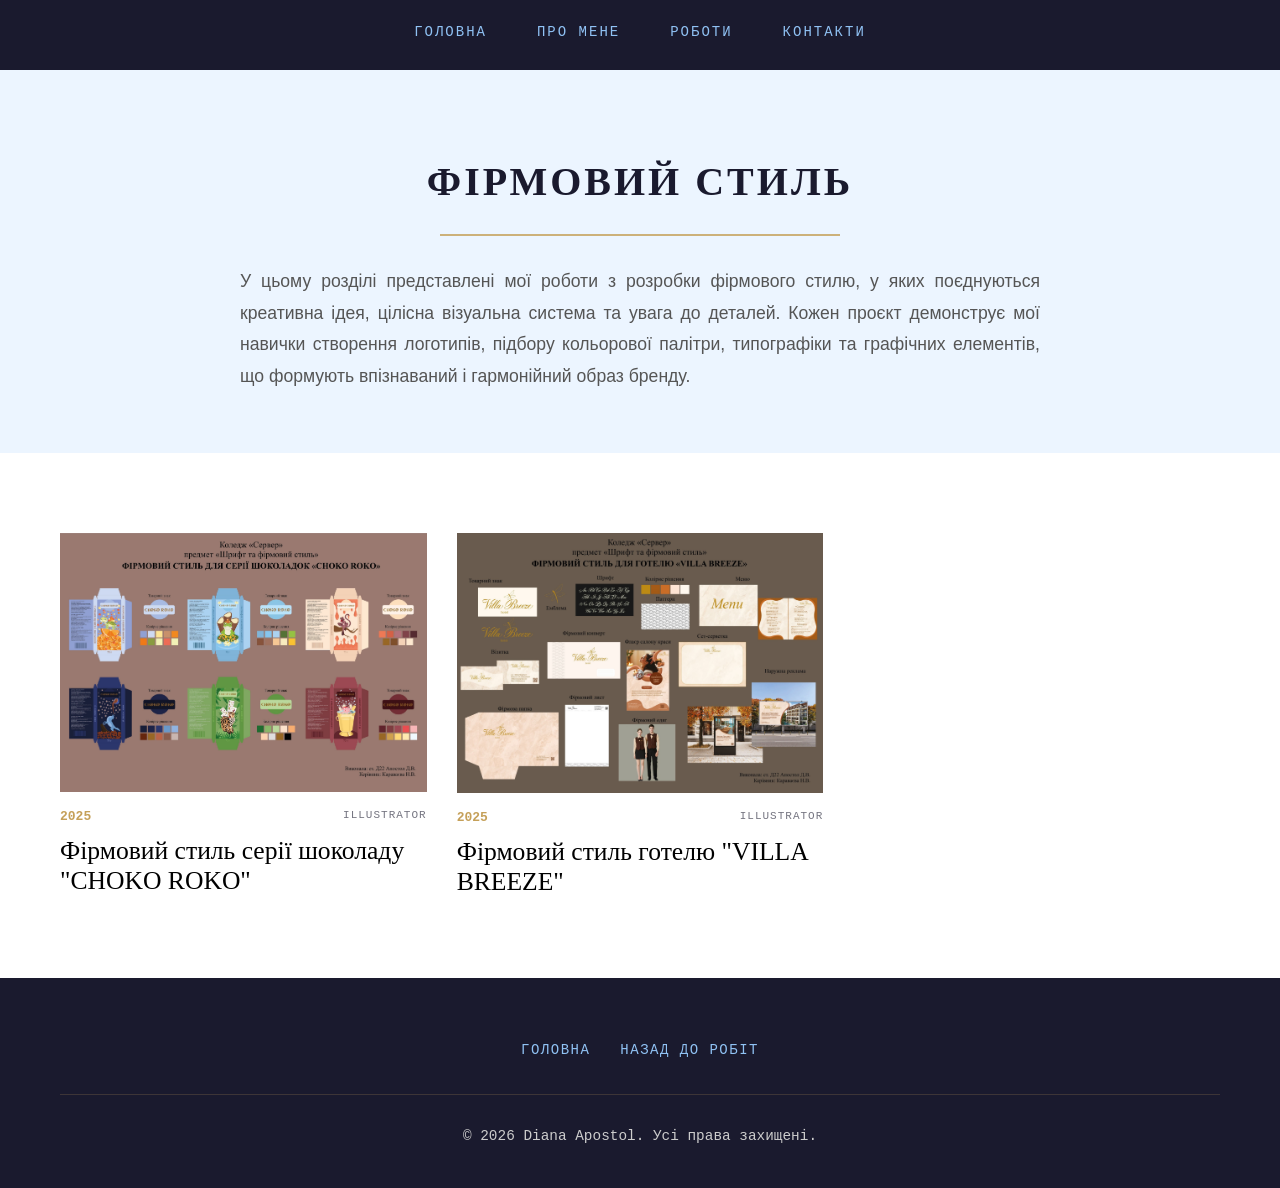
<file: CorporateIdentity_page.html>
<!DOCTYPE html>
<html lang="en">
<head>
    <meta charset="UTF-8">
    <meta name="viewport" content="width=device-width, initial-scale=1.0">
    <title>Document</title>
    <link rel="stylesheet" href="style.css">
</head>
<body>
    
    <!-- Навігація -->
    <nav class="nav-menu">
        <li><a href="index.html">Головна</a></li>
        <li><a href="index.html#about">Про мене</a></li>
        <li><a href="index.html#works">Роботи</a></li>
        <li><a href="#contact">Контакти</a></li>
    </nav>

    <header class="work-page-header">
        <div class="container-mini">
            <h1>Фірмовий стиль</h1>
            <hr class="h2">
            <p class="work-description">
               У цьому розділі представлені мої роботи з розробки фірмового стилю, 
               у яких поєднуються креативна ідея, цілісна візуальна система та увага до деталей. 
               Кожен проєкт демонструє мої навички створення логотипів, підбору кольорової палітри, 
               типографіки та графічних елементів, що формують впізнаваний і гармонійний образ бренду.
            </p>
        </div>
    </header>

<section class="portfolio-section">
    <div class="portfolio-container">
        
        <!-- Сетка работ -->
        <div class="portfolio-grid">
            
            <!-- Рообота 27 -->
<div class="work-item">
    <a href="#work27" class="work-link">
        <img src="images/Фірмовий стиль_1 робота.jpg" alt="Проєкт 27">
    </a>
    <div class="work-info-under">
        <div class="meta">
            <span class="year">2025</span>
            <span class="soft">Illustrator</span>
        </div>
        <h3 class="title">Фірмовий стиль серії шоколаду "CHOKO ROKO"</h3>
    </div>
    
    <!-- Модалка для робота 27 -->
    <div id="work27" class="lightbox">
        <a href="#!" class="lightbox-close"></a>
        <div class="lightbox-content">
            <img src="images/Фірмовий стиль_1 робота.jpg" alt="Проєкт 27">
            <div class="lightbox-text">
                <a href="#!" class="close-x">&times;</a>
                <h2>"CHOKO ROKO"</h2>
                <hr class="h">
                <p class="desc">Розробка концепції візуальної ідентифікації та дизайну упаковки для лінійки кондитерських виробів.<br>
                <b>Техніка:</b> Векторна графіка з детальним опрацюванням розгорток упаковки, логотипу (товарного знака) та палітри кольорів.<br>
                <b>Акцент:</b> Індивідуальна колірна кодифікація та унікальні ілюстративні персонажі для кожного смаку в серії.</p>
            </div>
        </div>
    </div>
</div>

            <!-- Робота 28 -->
<div class="work-item">
    <a href="#work28" class="work-link">
        <img src="images/Фірмовий стиль_2 робота.jpg" alt="Проєкт 28">
    </a>
    <div class="work-info-under">
        <div class="meta">
            <span class="year">2025</span>
            <span class="soft">Illustrator</span>
        </div>
        <h3 class="title">Фірмовий стиль готелю "VILLA BREEZE"</h3>
    </div>
    
    <!-- Модалка для робота 28 -->
    <div id="work28" class="lightbox">
        <a href="#!" class="lightbox-close"></a>
        <div class="lightbox-content">
            <img src="images/Фірмовий стиль_2 робота.jpg" alt="Проєкт 28">
            <div class="lightbox-text">
                <a href="#!" class="close-x">&times;</a>
                <h2>"VILLA BREEZE"</h2>
                <hr class="h">
                <p class="desc">Комплексна розробка візуальної ідентифікації преміального готельного бренду.<br>
                <b>Техніка:</b> Проєктування системи брендингу, що включає логотип, типографіку, патерни та макети носіїв (меню, візитки, уніформа, реклама).<br>
                <b>Акцент:</b> Витончений каліграфічний шрифт у поєднанні з м'якою бежево-золотистою палітрою та стилізованою емблемою бабки.</p>
            </div>
        </div>
    </div>
</div>
       

        </div> <!-- конец сетки -->
    </div>
</section>

    <!--Футер-->
    <footer id="contact"  class="footer">
        <div class="footer-container">
            <ul class="footer-menu">
                <li><a href="index.html">Головна</a></li>
                <li><a href="index.html#works">Назад до робіт</a></li>
            </ul>
            <hr class="footer-line">
            <div class="footer-info">
                <p>© 2026 Diana Apostol. Усі права захищені.</p>
            </div>
        </div>
    </footer>

</body>
</html>
</file>
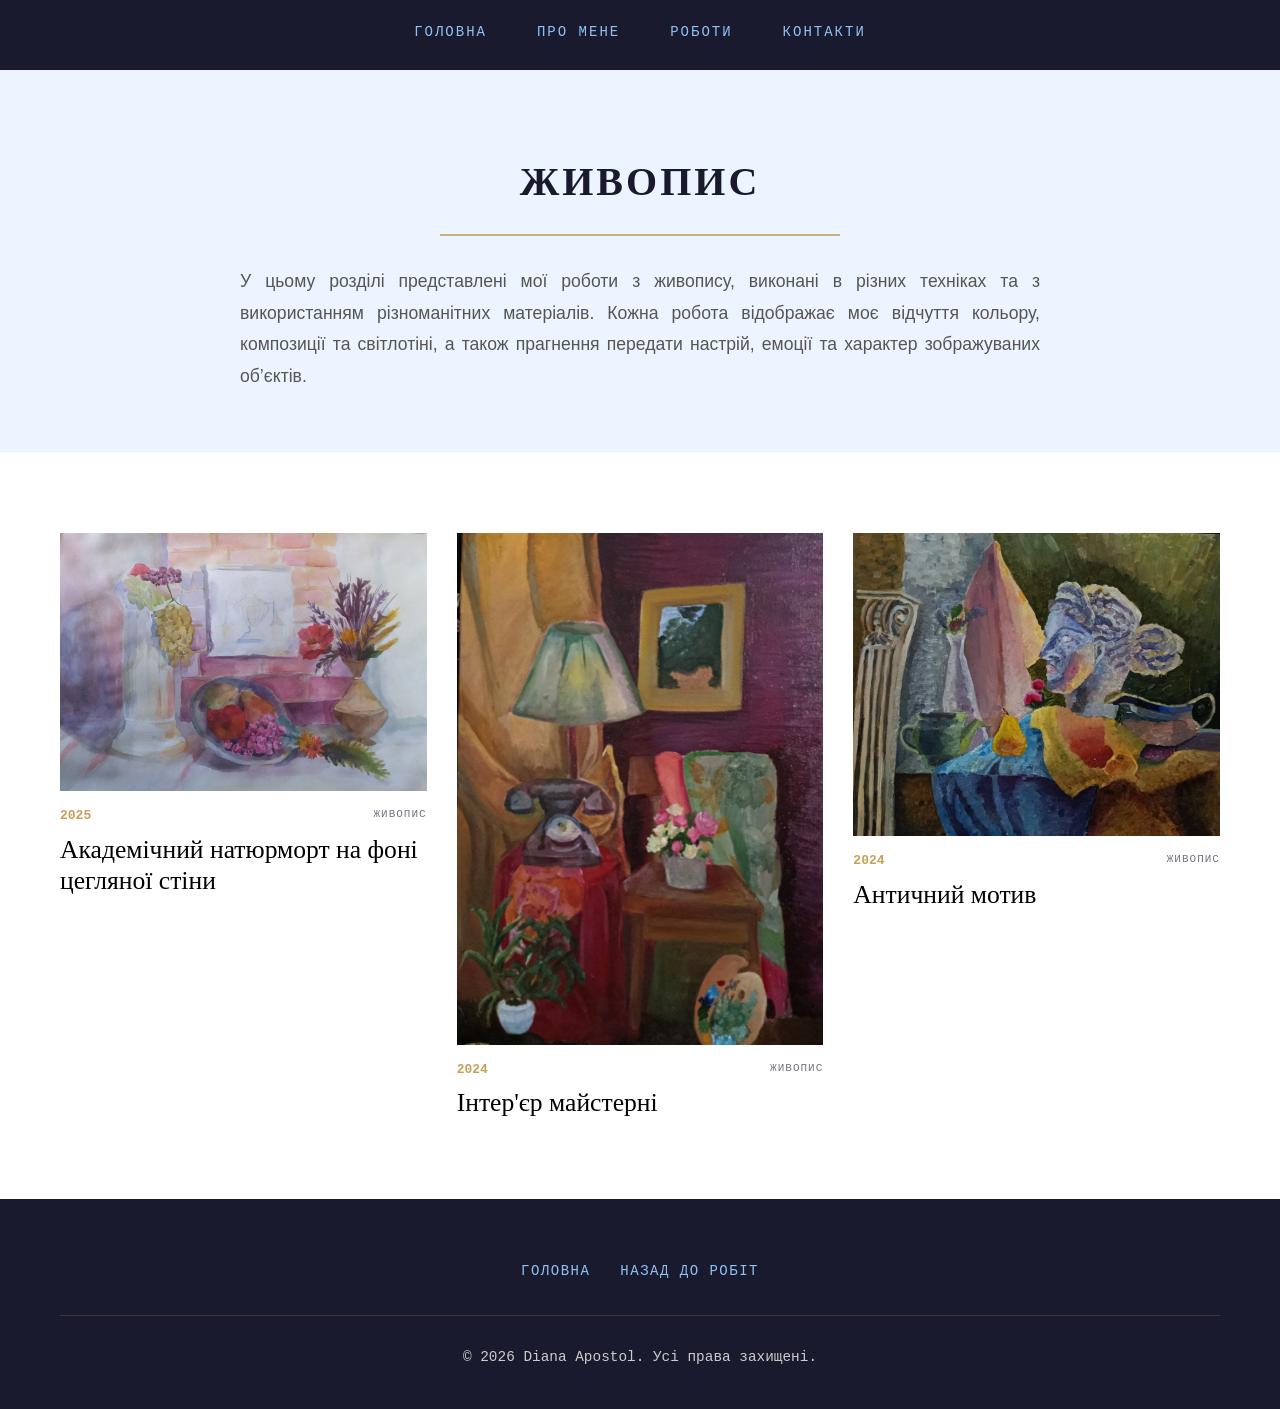
<file: Drawing_page.html>
<!DOCTYPE html>
<html lang="en">
<head>
    <meta charset="UTF-8">
    <meta name="viewport" content="width=device-width, initial-scale=1.0">
    <title>Document</title>
    <link rel="stylesheet" href="style.css">
</head>
<body>
   <!-- Навігація -->
    <nav class="nav-menu">
        <li><a href="index.html">Головна</a></li>
        <li><a href="index.html#about">Про мене</a></li>
        <li><a href="index.html#works">Роботи</a></li>
        <li><a href="#contact">Контакти</a></li>
    </nav>

    <header class="work-page-header">
        <div class="container-mini">
            <h1>Живопис</h1>
            <hr class="h2">
            <p class="work-description">
               У цьому розділі представлені мої роботи з живопису, 
               виконані в різних техніках та з використанням різноманітних
                матеріалів. Кожна робота відображає моє відчуття кольору, композиції та світлотіні, а також прагнення передати настрій, емоції та характер зображуваних об’єктів.
            </p>
        </div>
    </header>

<section class="portfolio-section">
    <div class="portfolio-container">
        
        <!-- Сетка работ -->
        <div class="portfolio-grid">
            
            <!-- Роботи 19 -->
<div class="work-item">
    <a href="#work19" class="work-link">
        <img src="images/Живопис_1 робота.jpg" alt="Проєкт 19">
    </a>
    <div class="work-info-under">
        <div class="meta">
            <span class="year">2025</span>
            <span class="soft">Живопис</span>
        </div>
        <h3 class="title">Академічний натюрморт на фоні цегляної стіни</h3>
    </div>
    
    <!-- Модалка для роботи 19 -->
    <div id="work19" class="lightbox">
        <a href="#!" class="lightbox-close"></a>
        <div class="lightbox-content">
            <img src="images/Живопис_1 робота.jpg" alt="Проєкт 19">
            <div class="lightbox-text">
                <a href="#!" class="close-x">&times;</a>
                <h2>Класичний етюд</h2>
                <hr class="h">
                <p class="desc">Живописна композиція з натури, що поєднує античні мотиви, предмети побуту та рослинні елементи.<br>
                <b>Техніка:</b> Акварельний живопис із використанням технік лесування та м'яких розмивок для передачі глибини.<br>
                <b>Акцент:</b> Тональний контраст між масивною світлою колоною та насиченими кольорами фруктів і квітів.</p>
            </div>
        </div>
    </div>
</div>

            <!-- Робота 20 -->
<div class="work-item">
    <a href="#work20" class="work-link">
        <img src="images/Живопис_2 робота.jpg" alt="Проєкт 20">
    </a>
    <div class="work-info-under">
        <div class="meta">
            <span class="year">2024</span>
            <span class="soft">Живопис</span>
        </div>
        <h3 class="title">Інтер'єр майстерні</h3>
    </div>
    
    <!-- Модалка для работы 20 -->
    <div id="work20" class="lightbox">
        <a href="#!" class="lightbox-close"></a>
        <div class="lightbox-content">
            <img src="images/Живопис_2 робота.jpg" alt="Проєкт 20">
            <div class="lightbox-text">
                <a href="#!" class="close-x">&times;</a>
                <h2>Інтер'єр майстерні</h2>
                <hr class="h">
                <p class="desc">Сюжетний натюрморт у камерному інтер’єрі, виконаний у живописній манері.<br>
                <b>Техніка:</b> Олійний або гуашевий живопис із щільним накладанням мазків та опрацюванням плановості простору.<br>
                <b>Акцент:</b> Колірна гармонія глибокого фіолетового фону та теплого освітлення від настільної лампи.</p>
            </div>
        </div>
    </div>
</div>

            <!-- Робота 21 -->
<div class="work-item">
    <a href="#work21" class="work-link">
        <img src="images/Живопис_3 робота.jpg" alt="Проєкт 21">
    </a>
    <div class="work-info-under">
        <div class="meta">
            <span class="year">2024</span>
            <span class="soft">Живопис</span>
        </div>
        <h3 class="title">Античний мотив</h3>
    </div>
    
    <!-- Модалка для работы 21 -->
    <div id="work21" class="lightbox">
        <a href="#!" class="lightbox-close"></a>
        <div class="lightbox-content">
            <img src="images/Живопис_3 робота.jpg" alt="Проєкт 21">
            <div class="lightbox-text">
                <a href="#!" class="close-x">&times;</a>
                <h2>Античний мотив</h2>
                <hr class="h">
                <p class="desc">Академічний натюрморт із гіпсовою головою, виконаний у насиченій кольоровій гамі.<br>
                <b>Техніка:</b> Живопис широким мазком з вираженою фактурністю та нашаруванням кольорів.<br>
                <b>Акцент:</b> Гра холодних синьо-бузкових відтінків на гіпсі в контрасті з теплими акцентами фруктів та драпіровок.</p>
            </div>
        </div>
    </div>
</div>
       

        </div> <!-- конец сетки -->
    </div>
</section>

    <!--Футер-->
    <footer id="contact"  class="footer">
        <div class="footer-container">
            <ul class="footer-menu">
                <li><a href="index.html">Головна</a></li>
                <li><a href="index.html#works">Назад до робіт</a></li>
            </ul>
            <hr class="footer-line">
            <div class="footer-info">
                <p>© 2026 Diana Apostol. Усі права захищені.</p>
            </div>
        </div>
    </footer>

</body>
</html>
</file>
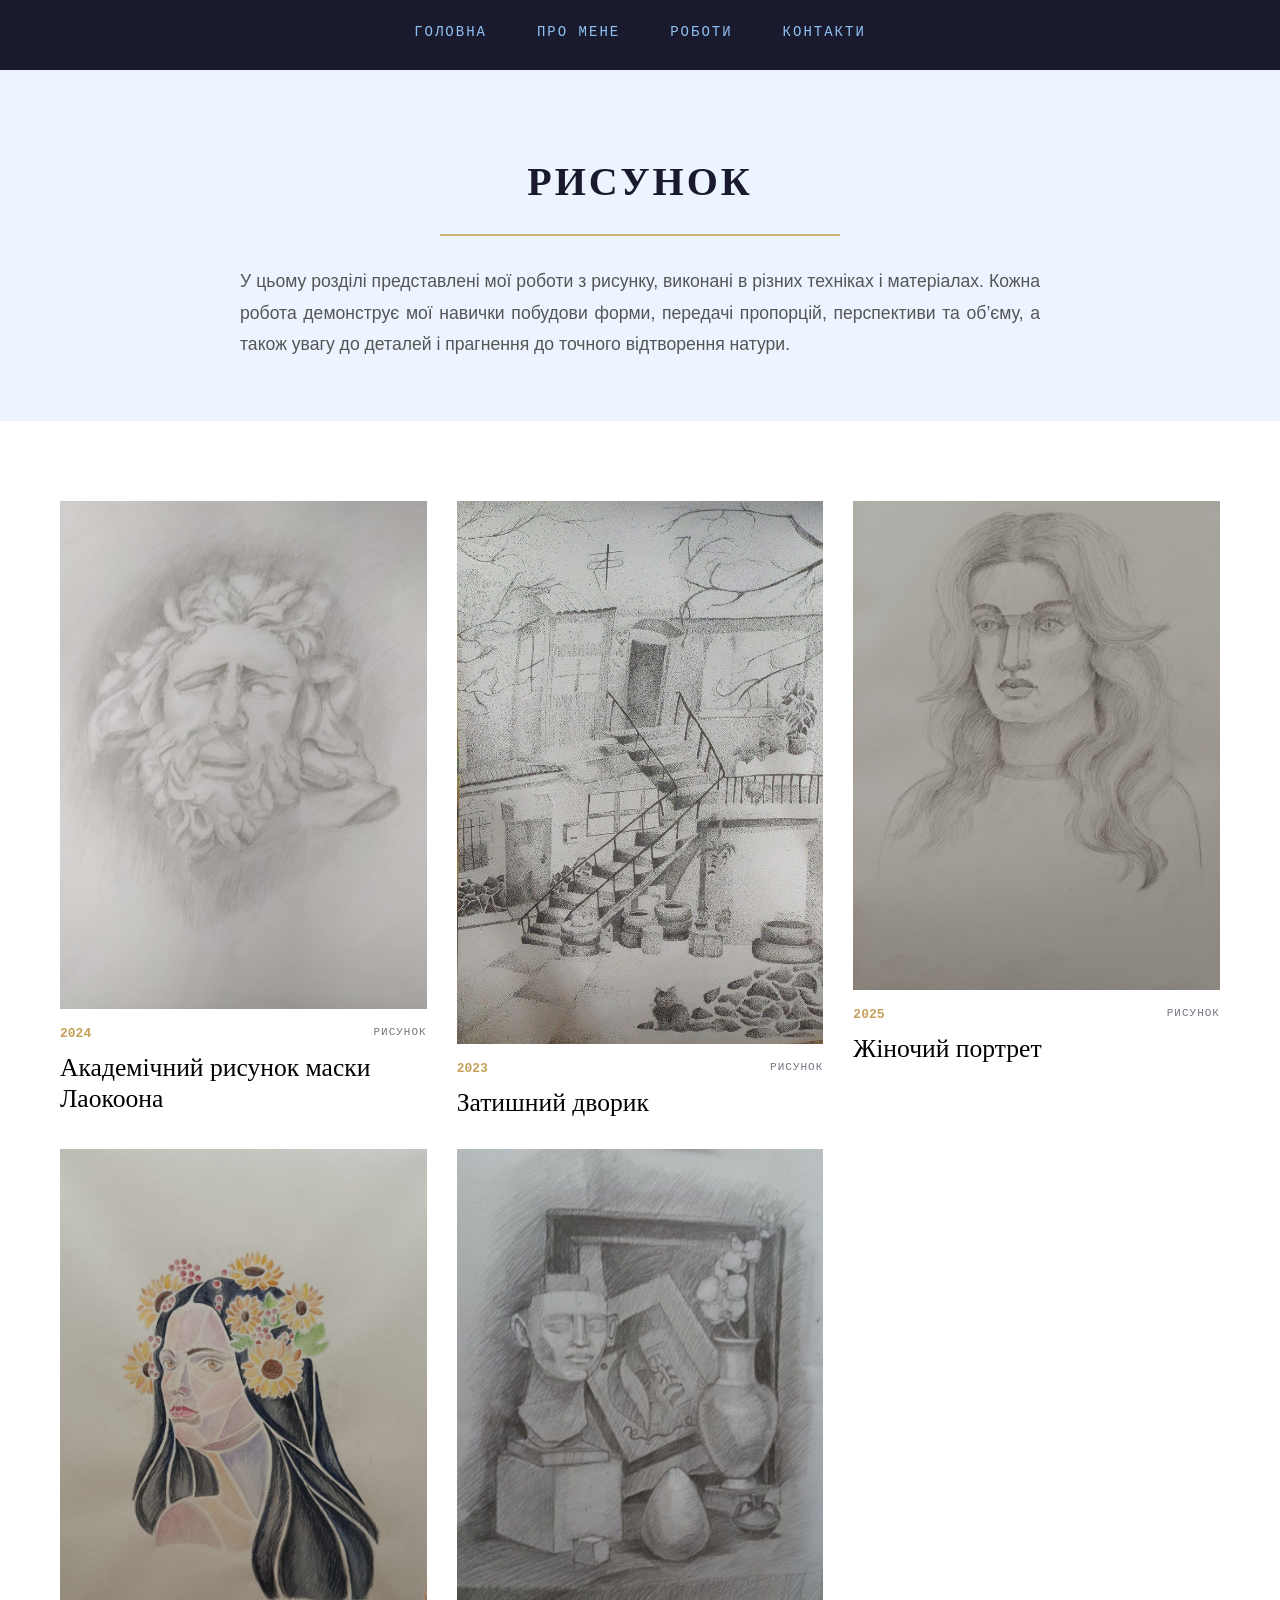
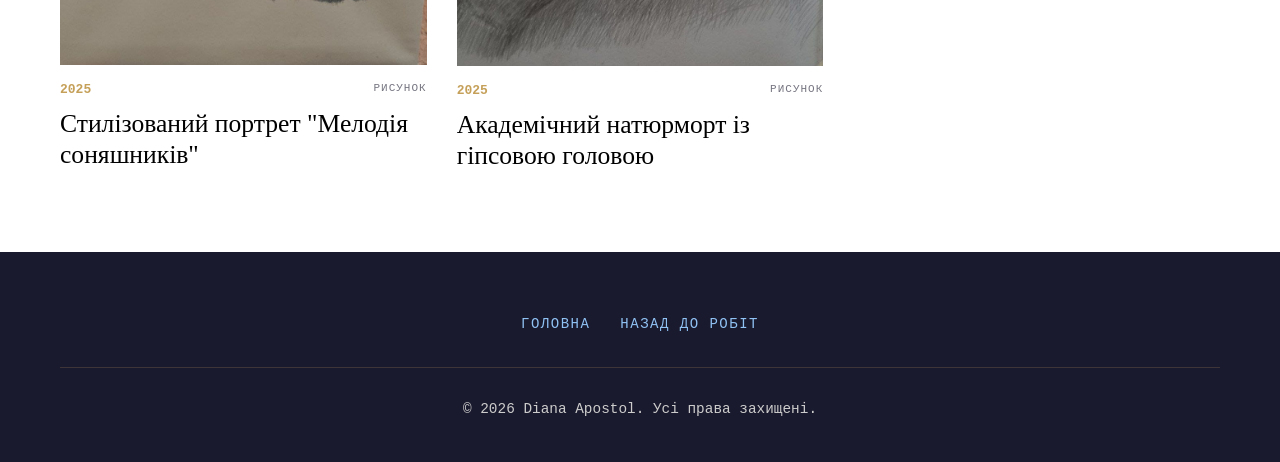
<file: Painting_page.html>
<!DOCTYPE html>
<html lang="en">
<head>
    <meta charset="UTF-8">
    <meta name="viewport" content="width=device-width, initial-scale=1.0">
    <title>Document</title>
    <link rel="stylesheet" href="style.css">
</head>
<body>

    <!-- Навігація -->
    <nav class="nav-menu">
        <li><a href="index.html">Головна</a></li>
        <li><a href="index.html#about">Про мене</a></li>
        <li><a href="index.html#works">Роботи</a></li>
        <li><a href="#contact">Контакти</a></li>
    </nav>

    <header class="work-page-header">
        <div class="container-mini">
            <h1>Рисунок</h1>
            <hr class="h2">
            <p class="work-description">
               У цьому розділі представлені мої роботи з рисунку, виконані в різних техніках і матеріалах. 
               Кожна робота демонструє мої навички побудови форми, передачі пропорцій, перспективи та об’єму, 
               а також увагу до деталей і прагнення до точного відтворення натури.
            </p>
        </div>
    </header>

<section class="portfolio-section">
    <div class="portfolio-container">
        
        <!-- Сетка работ -->
        <div class="portfolio-grid">
            
            <!-- Робота 22 -->
<div class="work-item ">
    <a href="#work22" class="work-link">
        <img src="images/Рисунок_1 робота.jpg" alt="Проєкт 22">
    </a>
    <div class="work-info-under">
        <div class="meta">
            <span class="year">2024</span>
            <span class="soft">Рисунок</span>
        </div>
        <h3 class="title">Академічний рисунок маски Лаокоона</h3>
    </div>
    
    <!-- Модалка для роботи 22 -->
    <div id="work22" class="lightbox">
        <a href="#!" class="lightbox-close"></a>
        <div class="lightbox-content">
            <img src="images/Рисунок_1 робота.jpg" alt="Проєкт 22">
            <div class="lightbox-text">
                <a href="#!" class="close-x">&times;</a>
                <h2>Маска Лаокоона</h2>
                <hr class="h">
                <p class="desc">Графічна студія гіпсового зліпка античної скульптури, виконана з акцентом на передачу емоційного стану.<br>
                <b>Техніка:</b> Тональний рисунок графітним олівцем з м'яким розтушовуванням та детальним штрихуванням тіней.<br>
                <b>Акцент:</b> Глибока пластична проробка міміки обличчя, рельєфності бороди та завитків волосся.</p>
            </div>
        </div>
    </div>
</div>   

            <!-- Робота 23 -->
<div class="work-item ">
    <a href="#work23" class="work-link">
        <img src="images/Рисунок_2 робота.jpg" alt="Проєкт 23">
    </a>
    <div class="work-info-under">
        <div class="meta">
            <span class="year">2023</span>
            <span class="soft">Рисунок</span>
        </div>
        <h3 class="title">Затишний дворик</h3>
    </div>
    
    <!-- Модалка для роботи 23 -->
    <div id="work23" class="lightbox">
        <a href="#!" class="lightbox-close"></a>
        <div class="lightbox-content">
            <img src="images/Рисунок_2 робота.jpg" alt="Проєкт 23">
            <div class="lightbox-text">
                <a href="#!" class="close-x">&times;</a>
                <h2>Затишний дворик</h2>
                <hr class="h">
                <p class="desc">Графічна ілюстрація міського пейзажу, виконана в техніці деталізованого точкового малюнка.<br>
                <b>Техніка:</b> Пуантилізм лінером, що дозволяє досягти м'яких тональних переходів.<br>
                <b>Акцент:</b> Ритміка сходів та дрібних деталей побуту, що створюють ефект присутності та глибини простору.</p>
            </div>
        </div>
    </div>
</div>   

            <!-- Робота 24 -->
<div class="work-item ">
    <a href="#work24" class="work-link">
        <img src="images/Рисунок_3 робота.jpg" alt="Проєкт 24">
    </a>
    <div class="work-info-under">
        <div class="meta">
            <span class="year">2025</span>
            <span class="soft">Рисунок</span>
        </div>
        <h3 class="title">Жіночий портрет</h3>
    </div>
    
    <!-- Модалка для роботи 24 -->
    <div id="work24" class="lightbox">
        <a href="#!" class="lightbox-close"></a>
        <div class="lightbox-content">
            <img src="images/Рисунок_3 робота.jpg" alt="Проєкт 24">
            <div class="lightbox-text">
                <a href="#!" class="close-x">&times;</a>
                <h2>Жіночий портрет</h2>
                <hr class="h">
                <p class="desc">Графічний начерк жіночого образу, виконаний у техніці академічного рисунка.<br>
                <b>Техніка:</b> М’яке штрихування графітним олівцем з опрацюванням основних анатомічних площин обличчя.<br>
                <b>Акцент:</b> Передача пластики хвилястого волосся та виразного погляду через легку світлотіньову модель.</p>
            </div>
        </div>
    </div>
</div>   

            <!-- Робота 25 -->
<div class="work-item ">
    <a href="#work25" class="work-link">
        <img src="images/Рисунок_4 робота.jpg" alt="Проєкт 25">
    </a>
    <div class="work-info-under">
        <div class="meta">
            <span class="year">2025</span>
            <span class="soft">Рисунок</span>
        </div>
        <h3 class="title">Стилізований портрет "Мелодія соняшників"</h3>
    </div>
    
    <!-- Модалка для роботи 25 -->
    <div id="work25" class="lightbox">
        <a href="#!" class="lightbox-close"></a>
        <div class="lightbox-content">
            <img src="images/Рисунок_4 робота.jpg" alt="Проєкт 25">
            <div class="lightbox-text">
                <a href="#!" class="close-x">&times;</a>
                <h2>Мелодія соняшників</h2>
                <hr class="h">
                <p class="desc">Декоративний портрет, виконаний у змішаній техніці з елементами геометрії та рослинної стилізації.<br>
                <b>Техніка:</b>Робота кольоровими олівцями з використанням прийому "рубленої" форми (поділ обличчя на площини) та м'якого штрихування волосся.<br>
                <b>Акцент:</b> Контраст між темною графічною масою волосся та яскравим вінком із соняшників.</p>
            </div>
        </div>
    </div>
</div> 

            <!-- Робота 26 -->
<div class="work-item ">
    <a href="#work26" class="work-link">
        <img src="images/Рисунок_5 робота.jpg" alt="Проєкт 26">
    </a>
    <div class="work-info-under">
        <div class="meta">
            <span class="year">2025</span>
            <span class="soft">Рисунок</span>
        </div>
        <h3 class="title">Академічний натюрморт із гіпсовою головою</h3>
    </div>
    
    <!-- Модалка для работы  26 -->
    <div id="work26" class="lightbox">
        <a href="#!" class="lightbox-close"></a>
        <div class="lightbox-content">
            <img src="images/Рисунок_5 робота.jpg" alt="Проєкт 26">
            <div class="lightbox-text">
                <a href="#!" class="close-x">&times;</a>
                <h2>Академічний натюрморт із гіпсовою головою</h2>
                <hr class="h">
                <p class="desc">Графічна постановка, що поєднує античні форми, геометричні тіла та предмети побуту.<br>
                <b>Техніка:</b> Тональний рисунок графітним олівцем з використанням конструктивної побудови та штрихування по формі.<br>
                <b>Акцент:</b> Передача об'єму через контраст світла і тіні на гіпсових поверхнях (обрубовка голови, куб) та матовій кераміці.</p>
            </div>
        </div>
    </div>
</div>   

        </div> <!-- конец сетки -->
    </div>
</section>

    <!--Футер-->
    <footer id="contact"  class="footer">
        <div class="footer-container">
            <ul class="footer-menu">
                <li><a href="index.html">Головна</a></li>
                <li><a href="index.html#works">Назад до робіт</a></li>
            </ul>
            <hr class="footer-line">
            <div class="footer-info">
                <p>© 2026 Diana Apostol. Усі права захищені.</p>
            </div>
        </div>
    </footer>
    
</body>
</html>
</file>
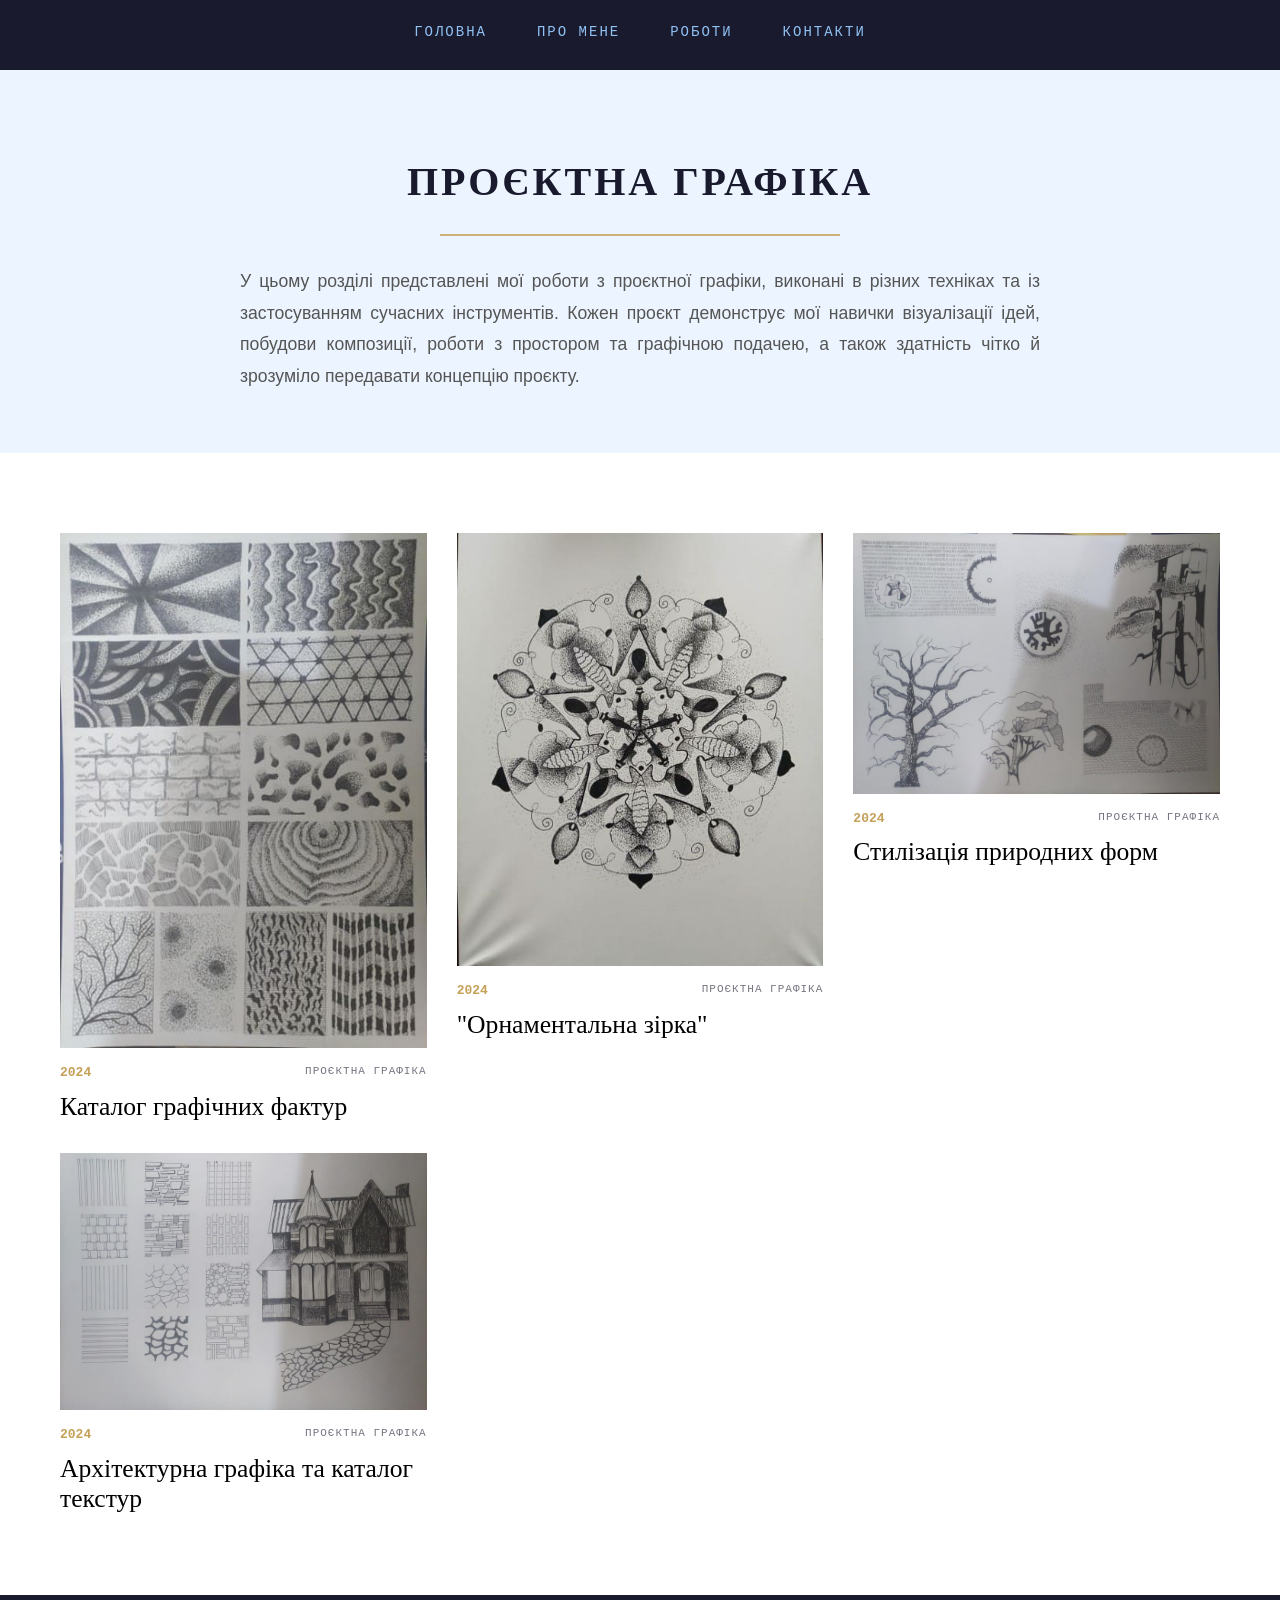
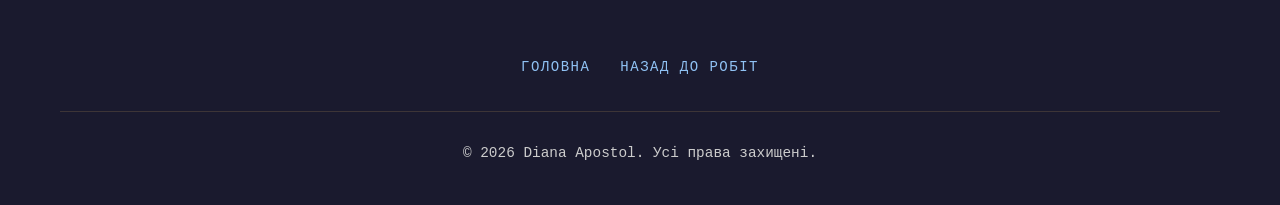
<file: ProjectGraphics_page.html>
<!DOCTYPE html>
<html lang="en">
<head>
    <meta charset="UTF-8">
    <meta name="viewport" content="width=device-width, initial-scale=1.0">
    <title>Document</title>
    <link rel="stylesheet" href="style.css">
</head>
<body>
    <!-- Навігація -->
    <nav class="nav-menu">
        <li><a href="index.html">Головна</a></li>
        <li><a href="index.html#about">Про мене</a></li>
        <li><a href="index.html#works">Роботи</a></li>
        <li><a href="#contact">Контакти</a></li>
    </nav>

    <header class="work-page-header">
        <div class="container-mini">
            <h1>Проєктна графіка</h1>
            <hr class="h2">
            <p class="work-description">
              У цьому розділі представлені мої роботи з проєктної графіки, виконані 
              в різних техніках та із застосуванням сучасних інструментів. Кожен проєкт демонструє 
              мої навички візуалізації ідей, побудови композиції, роботи з простором та графічною подачею, 
              а також здатність чітко й зрозуміло передавати концепцію проєкту.
            </p>
        </div>
    </header>

<section class="portfolio-section">
    <div class="portfolio-container">
        
        <!-- Сетка работ -->
        <div class="portfolio-grid">
            
            <!-- Робота 29  -->
<div class="work-item">
    <a href="#work29" class="work-link">
        <img src="images/ПроєктнаГрафіка_1 робота.jpg" alt="Проєкт 29">
    </a>
    <div class="work-info-under">
        <div class="meta">
            <span class="year">2024</span>
            <span class="soft">Проєктна графіка</span>
        </div>
        <h3 class="title">Каталог графічних фактур</h3>
    </div>
    
    <!-- Модалка для роботи 29 -->
    <div id="work29" class="lightbox">
        <a href="#!" class="lightbox-close"></a>
        <div class="lightbox-content">
            <img src="images/ПроєктнаГрафіка_1 робота.jpg" alt="Проєкт 29">
            <div class="lightbox-text">
                <a href="#!" class="close-x">&times;</a>
                <h2>Каталог графічних фактур</h2>
                <hr class="h">
                <p class="desc">Навчальна вправа з декоративної графіки, присвячена дослідженню різноманітних способів передачі поверхонь.<br>
                <b>Техніка:</b> Робота лінером або тушшю з використанням прийомів пуантилізму (крапкування), штрихування та створення патернів.<br>
                <b>Акцент:</b> Ритмічне чергування органічних і геометричних структур (імітація каменю, води, деревини, тканин).</p>
            </div>
        </div>
    </div>
</div>

            <!-- Робота 30 -->
<div class="work-item">
    <a href="#work30" class="work-link">
        <img src="images/ПроєктнаГрафіка_2 робота.jpg" alt="Проєкт 30">
    </a>
    <div class="work-info-under">
        <div class="meta">
            <span class="year">2024</span>
            <span class="soft">Проєктна графіка</span>
        </div>
        <h3 class="title">"Орнаментальна зірка"</h3>
    </div>
    
    <!-- Модалка для роботи 30 -->
    <div id="work30" class="lightbox">
        <a href="#!" class="lightbox-close"></a>
        <div class="lightbox-content">
            <img src="images/ПроєктнаГрафіка_2 робота.jpg" alt="проєкт 30">
            <div class="lightbox-text">
                <a href="#!" class="close-x">&times;</a>
                <h2>"Орнаментальна зірка"</h2>
                <hr class="h">
                <p class="desc">Центрична графічна композиція, побудована на поєднанні флористичних мотивів та геометричних форм.<br>
                <b>Техніка:</b> Пуантилізм (точковий рисунок) лінером, що створює плавні тональні переходи та об'єм окремих елементів.<br>
                <b>Акцент:</b> Радіальна симетрія з чіткою п'ятипроменевою зіркою в центрі, доповненою м'якими рослинними візерунками.</p>
            </div>
        </div>
    </div>
</div>

<!-- Робота 31 -->
<div class="work-item">
    <a href="#work31" class="work-link">
        <img src="images/ПроєктнаГрафіка_3 робота.jpg" alt="Проєкт 31">
    </a>
    <div class="work-info-under">
        <div class="meta">
            <span class="year">2024</span>
            <span class="soft">Проєктна графіка</span>
        </div>
        <h3 class="title">Стилізація природних форм</h3>
    </div>
    
    <!-- Модалка для роботи 31 -->
    <div id="work31" class="lightbox">
        <a href="#!" class="lightbox-close"></a>
        <div class="lightbox-content">
            <img src="images/ПроєктнаГрафіка_3 робота.jpg" alt="Проєкт 31">
            <div class="lightbox-text">
                <a href="#!" class="close-x">&times;</a>
                <h2>Стилізація природних форм</h2>
                <hr class="h">
                <p class="desc">Серія графічних етюдів, присвячена трансформації реальних природних об'єктів у декоративні образи.<br>
                <b>Техніка:</b> Використання лінеру або туші для створення різноманітних фактур (крапкування, паралельне штрихування, суцільна заливка).<br>
                <b>Акцент:</b> Поєднання деталізованих силуетів дерев із абстрактними геометричними елементами та текстурними плямами.</p>
            </div>
        </div>
    </div>
</div>

<!-- Робота 32 -->
<div class="work-item">
    <a href="#work33" class="work-link">
        <img src="images/ПроєктнаГрафіка_4 робота.jpg" alt="Проєкт 32">
    </a>
    <div class="work-info-under">
        <div class="meta">
            <span class="year">2024</span>
            <span class="soft">Проєктна графіка</span>
        </div>
        <h3 class="title">Архітектурна графіка та каталог текстур</h3>
    </div>
    
    <!-- Модалка для робота 32 -->
    <div id="work33" class="lightbox">
        <a href="#!" class="lightbox-close"></a>
        <div class="lightbox-content">
            <img src="images/ПроєктнаГрафіка_4 робота.jpg" alt="Проєкт 32">
            <div class="lightbox-text">
                <a href="#!" class="close-x">&times;</a>
                <h2>Архітектурна графіка</h2>
                <hr class="h">
                <p class="desc">Навчально-практична робота, що поєднує вивчення графічних прийомів та їх застосування в архітектурному ескізі.<br>
                <b>Техніка:</b> Лінійна графіка лінером або тушшю з використанням штрихування, заливки та патернів.<br>
                <b>Акцент:</b> Систематизація різних типів фактур (цегла, камінь, черепиця, дерево) та їх інтеграція в малюнок будинку.</p>
            </div>
        </div>
    </div>
</div>
  

        </div> <!-- конец сетки -->
    </div>
</section>

    <!--Футер-->
    <footer id="contact"  class="footer">
        <div class="footer-container">
            <ul class="footer-menu">
                <li><a href="index.html">Головна</a></li>
                <li><a href="index.html#works">Назад до робіт</a></li>
            </ul>
            <hr class="footer-line">
            <div class="footer-info">
                <p>© 2026 Diana Apostol. Усі права захищені.</p>
            </div>
        </div>
    </footer>
    
</body>
</html>
</file>
<file: style.css>
/* глобальні властивості */
* {
    margin: 0;
    padding: 0;
    box-sizing: border-box; /*розміри padding та border зазвичай додаються зверху до заданої ширини. У режимі border-box вони включаються до неї*/
    font-family: 'Courier New', Courier, monospace;
    line-height: 1.61; /*Це CSS-властивість встановлюєміжрядковий інтервал [1]. Значення 1.6є безрозмірним множником: воно множить поточний розмір шрифту (font-size) на 1.6, створюючи комфортну для читання «легкість» тексту*/
}
html {
    scroll-behavior: smooth; 
    height: 100%;
    margin: 0;
}
body{
     display: flex;
    flex-direction: column;
    min-height: 100vh;
}
section {
    scroll-margin-top: 80px; 
}
.main-content {
    flex: 1;
}
 /* Навігація права частина */
.navbar {
    display: flex;
    justify-content: center; 
    align-items: center;
    padding: 40px 0; 
    background-color: #ffffff;
    border-bottom: 1px solid rgba(0,0,0,0.03); 
}
/* Список меню */
.nav-menu {
    background-color: #1A1A2E;
    list-style: none;
    display: flex;
    margin: 0;
    gap: 50px; 
    justify-content: center;  
    align-items: center;      
    padding: 20px 0;  
}
/* Посилання */
.nav-menu li a {
    text-decoration: none;
    color: #90c2f4; 
    font-size: 14px; 
    font-weight: 400;
    text-transform: uppercase; 
    letter-spacing: 2px; 
    transition: color 0.3s ease, transform 0.3s ease;
    display: inline-block;
}
.nav-menu li a:hover {
    color: #d4a373; 
    transform: translateY(-2px); 
}
/* Наведення */
.nav-menu li a::after {
    content: '';
    display: block;
    width: 0;
    height: 1px;
    background: #d4a373;
    transition: width 0.3s;
    margin: 5px auto 0;
}
.nav-menu li a:hover::after {
    width: 100%;
}
 /*Header Заголовок*/
.header {
    display: flex;
    align-items: center; 
    justify-content: space-between;
    padding: 60px 10%; 
    background-color: #ecf5ff;
    min-height: 80vh; 
}

.header-text {
    flex: 1;
    display: flex;
    flex-direction: column;
    align-items: flex-start; 
}

/* Логотип */
.header-text img:first-child { 
    max-width: 80px; 
    height: auto;
    margin-bottom: 40px;
    margin-top: 0; 
}

/* Заголовок 1*/
.header-text h1 {
    font-family: 'Playfair Display', serif;
    font-size: 2.5rem;
    color: #1a1a2e;
    margin: 0 0 20px 0;
    letter-spacing: 2px;
}

/* Слоган */
.slogan {
    font-family: 'Montserrat', sans-serif;
    font-size: 1.2rem; 
    line-height: 1.8;
    color: #1A1A2E; 
    max-width: 500px;
    margin: 0 0 40px 0; 
}

a.btn {
    display: inline-block;
    padding: 18px 45px;
    margin: 20px 0;

    background-color: #1a1a2e; 
    color: #90c2f4;          
    border: 1px solid #c5a059; 
    
    text-decoration: none;     
    font-family: 'Montserrat', sans-serif;
    font-size: 13px;
    font-weight: 600;
    text-transform: uppercase;
    letter-spacing: 2.5px;     
    
    border-radius: 5px;         
    transition: all 0.4s ease;
    cursor: pointer;
    position: relative;
    overflow: hidden;
}

.btn:hover {
    color:#c5a059;
    transform: translateY(-3px);
    box-shadow: 0 10px 25px rgba(26, 26, 46, 0.2); 
}
.btn:active {
    transform: translateY(-1px);
}
.header-img{
    flex: 1;
    display: flex;
    justify-content: center; 
    align-items: center;
    padding: 20px;
    animation: fadeInImg 1.5s ease-out forwards;
    box-shadow: 20px 20px 0px #0c052f; 
}
.header-img img{
    max-width: 100%;     
    width: 350px;
    height: auto;
    border-radius: 15px;  
    box-shadow: 20px 20px 60px rgba(0, 0, 0, 0.1); 
    transition: transform 0.5s ease; 
}
/*Про мене*/
.about {
    padding: 30px 0;
    background-color: #ffffff; 
    display: flex;
    justify-content: center;
}


.about-container {
    max-width: 1400px; 
    width: 90%;
    text-align: left;
}

.about-h1 {
    font-family: 'Playfair Display', serif;
    font-size: 32px;
    color: #1a1a2e; 
    margin-bottom: 10px;
    text-transform: uppercase;
    letter-spacing: 2px;
    text-align: center;
}

.h2 {
    width: 400px; 
    border: 0;
    border-top: 2px solid #c5a059;  
    margin: 15px auto 30px auto; 
    opacity: 0.8; 

}

.about p {
    font-family: 'Montserrat', sans-serif;
    font-size: 1.1rem;
    line-height: 1.8;
    color: #333;
    margin-bottom: 50px;
}

.about-features {
    display: flex;
    justify-content: space-between; 
    gap: 40px;
}

.feature {
    flex: 1;
    padding-bottom: 40px;
}

/* Стилі цифр */
.feature span {
    display: block;
    font-family: 'Playfair Display', serif;
    font-size: 24px;
    color: #c5a059; 
    margin-bottom: 10px;
    font-weight: bold;
}

/* Текст під цифрами */
.feature p {
    font-size: 0.9rem;
    text-transform: uppercase;
    letter-spacing: 1px;
    line-height: 1.4;
    color: #1a1a2e; 
    margin-bottom: 0; 
}
/*Мої роботи*/
.works {
    padding: 40px 10%;
    text-align: center;
    background-color: #ecf5ff;
}

.m {
    font-family: 'Playfair Display', serif;
    font-size: 32px;
    color: #1a1a2e; 
    text-transform: uppercase;
    letter-spacing: 2px;
}

/* Сітка карток */
.cards {
    display: grid;
    grid-template-columns: repeat(auto-fit, minmax(280px, 1fr)); 
    gap: 30px;
    margin-bottom: 60px;
}

/* Стиль кожної картки */
.card, .card-c1 {
    display: flex;
    flex-direction: column;
    background: #fff;
    text-decoration: none;
    color: #333;
    border: 1px solid #eee;
    transition: all 0.4s ease;
    padding-bottom: 20px;
    border-radius: 5px;
}

.card:hover, .card-c1:hover {
    transform: translateY(-10px);
    box-shadow: 0 20px 40px rgba(0,0,0,0.05);
    border-color: #d4a373;
}
/* Опис та заголовки */
.project-title {
    font-weight: 600;
    font-size: 1.2rem;
    margin-bottom: 30px;
    color: #1a1a1a;
}
.card-plain h3 {
    margin-bottom: 15px;
    font-family: 'Playfair Display', serif;
}

/* Фото в картках */
.card img, .card-c1 img {
    width: 100%;
    height: 250px;
    object-fit: cover; 
    margin-bottom: 20px;
    background-color: #f0f0f0; 
}

.card h3, .card-c1 h3 {
    font-size: 1.2rem;
    margin: 10px 15px;
    color: #1a1a1a;
}

.card p, .card-c1 p {
    font-size: 0.9rem;
    color: #777;
    margin: 0 15px 15px;
    line-height: 1.5;
}
/* Проекти*/
.projects {
     padding: 40px 0; 
    background-color: #f9fbff;
    background-color: #fff;
}

.cards-static {
    display: grid;
    grid-template-columns: 1fr 1.2fr; 
    gap: 60px;                      
    max-width: 1100px;           
    margin: 0 auto;                  
    align-items: center;           
}

.card-plain {
    padding: 0; 
}

.card-plain h3 {
    font-family: 'Playfair Display', serif;
    font-size: 2rem;
    margin-bottom: 40px;
    
}
.projects h2{
    font-family: 'Playfair Display', serif;
    font-size: 32px;
    color: #1a1a2e; 
    margin-bottom: 10px;
    text-transform: uppercase;
    letter-spacing: 2px;
    margin-bottom: 20px;
    text-align: center;
}
.card-plain p {
    font-size: 1.1rem;
    line-height: 1.8;
    color: #555;
}

/* Фото */
.card-plain img {
    width: 100%;
    height: 600px;           
    object-fit: cover;       
    display: block;
    box-shadow: 20px 20px 0px #f9f9f9; 
}
/* --- Кнопка "Перейти" --- */
.container {
    display: flex;         
    justify-content: center; 
    align-items: center;     
    padding: 40px 0;        
    width: 100%;            
}
.btn2 {
     display: inline-block;
    padding: 18px 45px;
    margin: 20px 0;
    background-color: #1a1a2e; 
    color: #90c2f4;           
    border: 1px solid #c5a059; 
    text-decoration: none;     
    font-family: 'Montserrat', sans-serif;
    font-size: 13px;
    font-weight: 600;
    text-transform: uppercase;
    letter-spacing: 2.5px;     
    border-radius: 5px;         
    transition: all 0.4s ease;
    cursor: pointer;
    position: relative;
    overflow: hidden;
}

.btn2:hover {
    color:#c5a059;
    transform: translateY(-3px);
    box-shadow: 0 10px 25px rgba(26, 26, 46, 0.2); 
}
.btn2:active {
    transform: translateY(-1px);
}
/* Футер*/
.footer {
    background-color: #1a1a2e; 
    color: #ffffff;
    padding: 60px 0 30px;
    text-align: center;
}

.footer-container {
    max-width: 1200px;
    margin: 0 auto;
    padding: 0 20px;
}

/* Меню в футере */
.footer {
    display: block;
    margin-top: 0; /* Убирает внешний отступ сверху */
    padding: 60px 0 30px;
    background-color: #1a1a2e;
    width: 100%;           
}
.footer-menu {
    list-style: none;
    display: flex;
    justify-content: center;
    gap: 30px;
    margin-bottom: 30px;
    padding: 0;
}

.footer-menu li a {
    text-decoration: none;
    color: #90c2f4; 
    font-size: 14px;
    text-transform: uppercase;
    letter-spacing: 1.5px;
    transition: color 0.3s ease;
}

.footer-menu li a:hover {
    color: #c5a059; /* Золото при наведении */
}

/* Разделительная линия */
.footer-line {
    border: 0;
    border-top: 1px solid rgba(197, 160, 89, 0.2); /* Очень тонкое прозрачное золото */
    margin-bottom: 30px;
}

.footer-info p {
    font-size: 0.9rem;
    color: #ccc;
    margin: 10px 0;
}

.footer-info a {
    color: #c5a059;
    text-decoration: none;
}
/* Комп'ютерне проєктування*/
.work-page-header {
    padding: 40px 0 60px; /* Великі відступи зверху */
    background-color: #ddeeff;
    display: flex;
    justify-content: center;
}

.container-mini {
    max-width: 1000px; /* Трохи вужче за основний контейнер для акценту на тексті */
    width: 90%;
    text-align: center; /* Центрування заголовку та тексту */
}

.work-page-header h1 {
    font-size: 2.5rem;
    color: #333;
    margin-bottom: 10px;
    text-transform: uppercase;
    letter-spacing: 2px;
}
.work-description {
    font-size: 1.1rem;
    line-height: 1.8;
    color: #666;
    max-width: 800px;
    margin: 0 auto;
    text-align: justify;
}
/* Список меню */
.navbar {
    background-color: #1A1A2E;
    list-style: none;
    display: flex;
    margin: 0;
    gap: 50px; 
    justify-content: center;  
    align-items: center;      
    padding: 0px 0;  
}
/* Ссылки */
.navbar li a {
    text-decoration: none;
    color: #90c2f4; 
    font-size: 14px; 
    font-weight: 400;
    text-transform: uppercase; 
    letter-spacing: 2px; 
    transition: color 0.3s ease, transform 0.3s ease;
    display: inline-block;
}
.navbar li a:hover {
    color: #d4a373; 
    transform: translateY(-2px); 
}
/* Тонкая линия подчеркивания при наведении */
.navbar li a::after {
    content: '';
    display: block;
    width: 0;
    height: 1px;
    background: #d4a373;
    transition: width 0.3s;
    margin: 5px auto 0;
}
.navbar li a:hover::after {
    width: 100%;
}

.portfolio-container {
    max-width: 1200px; /* Ширина контента на ноутбуке */
    margin: 0 auto;    /* Центрируем всё по середине */
    padding: 60px 20px;
}

.portfolio-grid {
    display: grid;
    /* Создаем 3 колонки. Если работа wide — она займет 2 колонки */
    grid-template-columns: repeat(auto-fill, minmax(350px, 1fr));
    gap: 30px;
    align-items: start;
    grid-auto-flow: dense; /* ЦЕ ДОЗВОЛИТЬ СІТЦІ ПЕРЕСТАВЛЯТИ КАРТКИ, ЩОБ НЕ БУЛО ДІРОК */

}

/* Элемент работы */
.work-item {
    display: flex;
    flex-direction: column;
}

/* Если работа широкая — она растянется на 2 колонки, но картинка не исказится */
.work-item.wide {
    grid-column: span 2;
}

/* Если работа высокая */
.work-item.tall img {
    height: 600px;
}

.work-link {
    display: block;
    width: 100%;
    overflow: hidden;
    background-color: #ffffff;
    margin-bottom: 15px;
}

/* ГЛАВНОЕ: картинка больше не будет тянуться, она сохраняет пропорции */
.work-link img {
    width: 100%;
    height: auto; /* Позволяет картинке быть любой высоты */
    display: block;
    object-fit: contain; /* Картинка видна полностью без обрезки */
    transition: transform 0.4s ease;
}

.work-link:hover img {
    transform: scale(1.02);
}

/* Инфо ПОД картинкой */
.work-info-under {
    text-align: left;
}

.meta {
    display: flex;
    justify-content: space-between;
    margin-bottom: 8px;
}

.year { color: #c5a059; font-weight: bold; font-size: 13px; }
.soft { color: #1a1a2e; opacity: 0.6; text-transform: uppercase; font-size: 11px; letter-spacing: 1px; }

.title {
    font-family: 'Playfair Display', serif;
    font-size: 1.6rem;
    font-weight: 500;
    line-height: 1.2;
    margin-top: 5px;
    text-transform: none;
}

/* МОДАЛЬНОЕ ОКНО (как ты и хотела) */
/* Контейнер модального окна */
.lightbox {
    position: fixed;
    top: 0;
    left: 0;
    width: 100vw;
    height: 100vh;
    background: rgba(26, 26, 46, 0.97); /* Глубокий синий */
    display: none; /* Скрыто до клика */
    justify-content: center;
    align-items: center;
    z-index: 99999;
    padding: 40px;
    backdrop-filter: blur(8px); /* Размытие фона */
}

/* Показываем при активации ссылки */
.lightbox:target {
    display: flex;
}

/* 2. Белый контейнер окна */
.lightbox-content {
    background: #ffffff;
    display: flex;
    width: 100%;
    max-width: 1200px; 
    height: 70vh;   
    position: relative;
    box-shadow: 0 40px 100px rgba(0,0,0,0.6);
    overflow: hidden;
    animation: scaleIn 0.4s cubic-bezier(0.165, 0.84, 0.44, 1);
}

/* 3. Левая часть - ФОТО */
.lightbox-img {
    flex: 1; /* Фото занимает больше места */
    background: #1a1a2e;
    height: 100%;
    display: flex;
    align-items: center;
    justify-content: center;
    border-right: 4px solid #c5a059; /* Золотой разделитель */
}

.lightbox-img img {
    width: 100%;
    height: 100%;
    object-fit: contain; /* Заполняет всё пространство */
    padding: 20px;
}

/* 4. Правая часть - ТЕКСТ */
/* Правая часть - ТЕКСТ */
.lightbox-text {
    flex: 1;
    padding: 80px 60px; /* Увеличиваем отступы, чтобы текст "дышал" */
    display: flex;
    flex-direction: column;
    justify-content: center; /* Центрирует всё содержимое по вертикали */
    align-items: flex-start; /* Выравнивание по левому краю */
    background: #ffffff;
    position: relative;
    text-align: left;
}

/* Заголовок (НАЗВА ПРОЕКТУ) */
.lightbox-text h2 {
    font-family: 'Playfair Display', serif;
    font-size: 2rem; /* Крупный размер */
    color: #1a1a2e; /* Твой синий */
    text-transform: uppercase;
    letter-spacing: 3px;
    line-height: 1.1;
}

/* Твоя золотая линия */
.lightbox-text .h {
    width: 80px;
    background-color: #c5a059; /* Золото */
    margin-bottom: 20px;
}

/* Описание работы */
.lightbox-text .desc {
    font-family: 'Montserrat', sans-serif;
    font-size: 1.1rem;
    line-height: 1.7;
    color: #555;
    max-width: 1000px; /* Чтобы строка текста не была слишком длинной */
}

/* 5. Кнопки закрытия */
.close-x {
    position: absolute;
    top: 30px;
    right: 40px;
    font-size: 45px;
    color: #1a1a2e;
    text-decoration: none;
    transition: 0.3s;
    line-height: 1;
}

.close-x:hover {
    color: #c5a059;
    transform: rotate(90deg);
}


/* Шапка страницы (из стр. 10 вашего кода) */
.work-page-header {
    padding: 80px 0 60px; 
    background-color: #ecf5ff; 
    display: flex;
    justify-content: center;
    text-align: center;
}

.container-mini {
    max-width: 1000px;
    width: 90%;
}

.work-page-header h1 {
    font-family: 'Playfair Display', serif;
    font-size:  2.5rem;;
    color: #1a1a2e;
    text-transform: uppercase;
    letter-spacing: 3px;
    margin-bottom: 20px;
}

.work-description {
    font-family: 'Montserrat', sans-serif;
    font-size: 1.1rem;
    line-height: 1.8;
    color: #555;
    max-width: 800px;
    margin: 0 auto;
}

/* Секция Концепции (из стр. 7 вашего кода) */
.cards-static {
    display: grid;
    grid-template-columns: 1fr 1.2fr; /* Текст слева, фото справа */
    gap: 60px;
    max-width: 1200px;
    margin: 0 auto;
    align-items: center;
    padding: 0 20px;
}

.card-plain h3 {
    font-family: 'Playfair Display', serif;
    font-size: 2rem;
    color: #1a1a2e;
    margin-bottom: 20px;
}

.card-plain img {
    width: 100%;
    height: 500px;
    object-fit: cover;
    border-radius: 5px;
    /* Декоративный сдвиг фона из вашего кода */
    box-shadow: 20px 20px 0px #ddeeff; 
}

/* Сетка дополнительных рендеров (из стр. 11-12) */
.portfolio-container {
    max-width: 1200px;
    margin: 0 auto;
    padding: 80px 20px;
}

.portfolio-grid {
    display: grid;
    grid-template-columns: repeat(auto-fill, minmax(350px, 1fr));
    gap: 30px;
    grid-auto-flow: dense;
}

.work-item.wide {
    grid-column: span 2;
}

/* Эффект при наведении на фото (из стр. 12) */
.work-link {
    display: block;
    overflow: hidden;
    text-decoration: none;
    color: inherit;
}

.work-link img {
    width: 100%;
    height: auto;
    transition: transform 0.5s ease;
}

.work-link:hover img {
    transform: scale(1.05);
}

/* Золотая линия (ваша фирменная деталь) */
.h {
    width: 80px;
    border: 0;
    border-top: 2px solid #c5a059;
    margin: 20px 0;
}

.h3 {
    width: 250px;
    border: 0;
    border-top: 2px solid #c5a059;
    margin: 20px 0;
}
</file>
